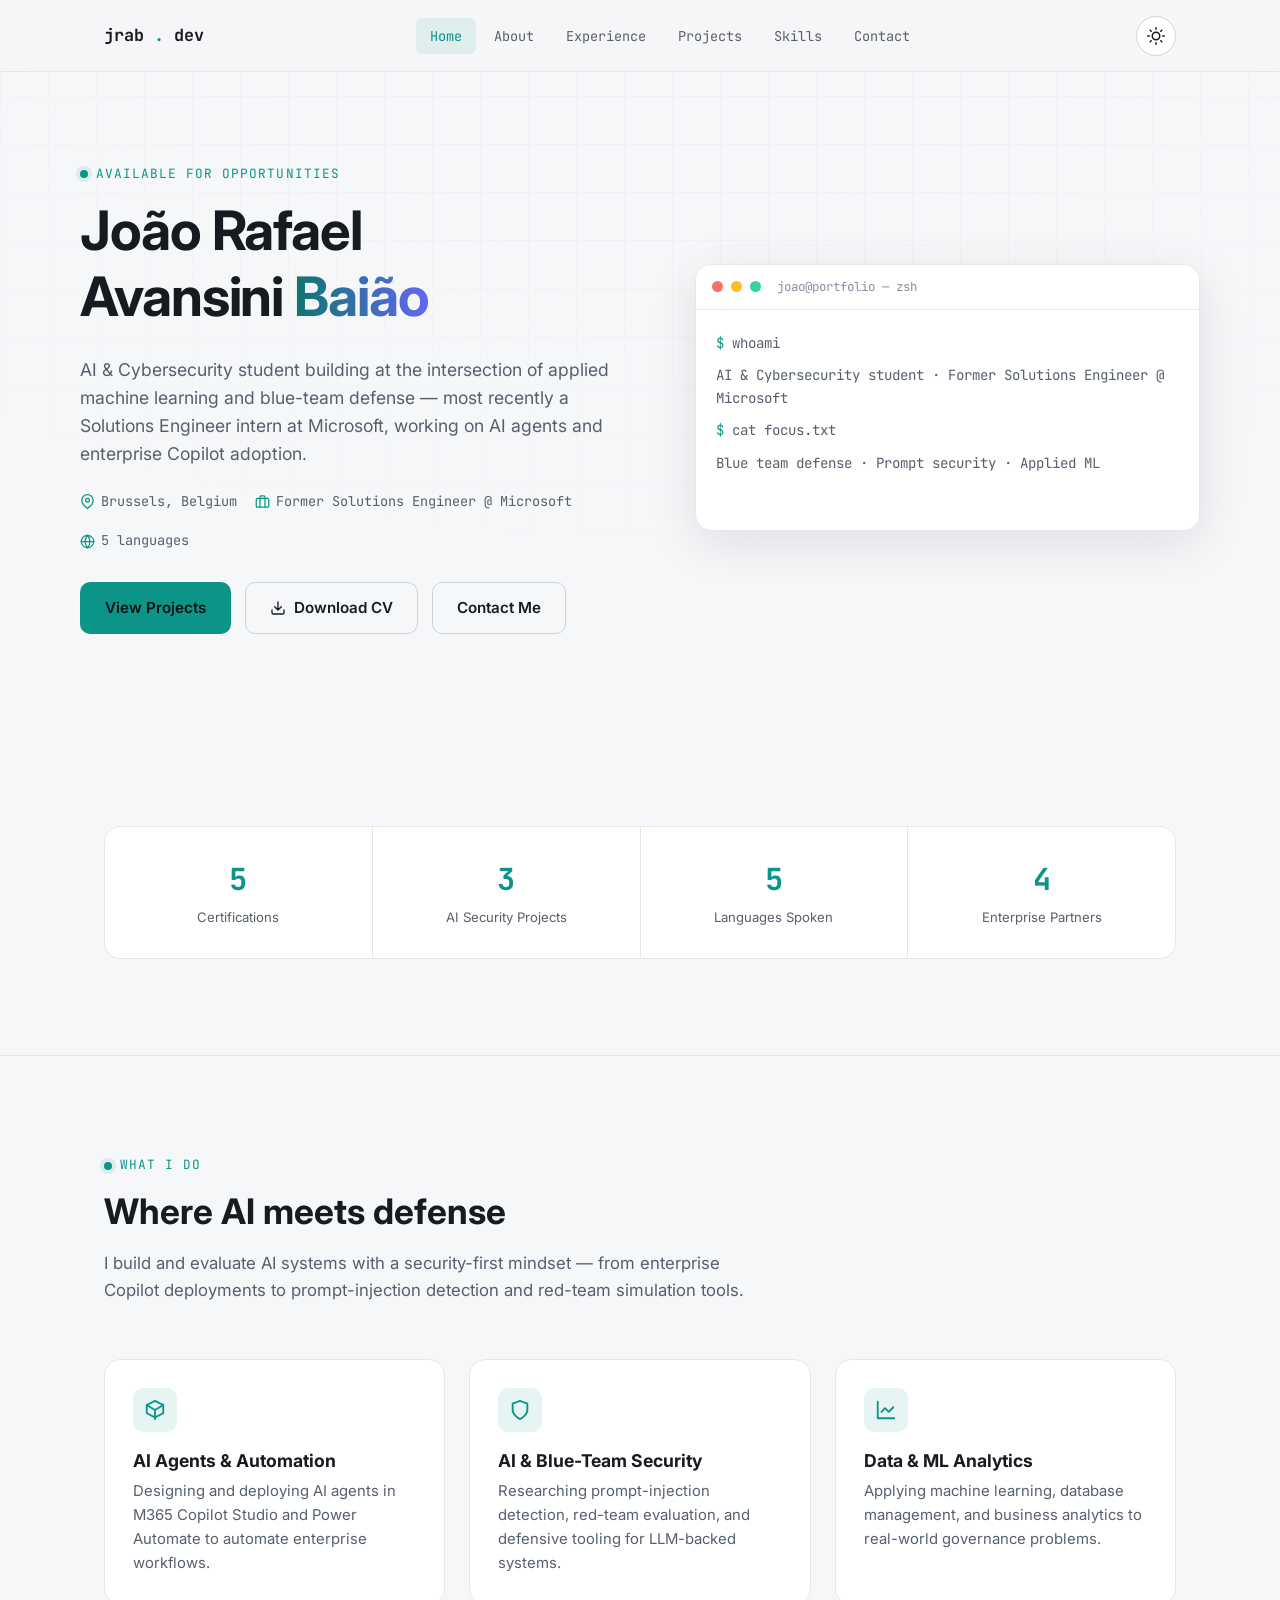
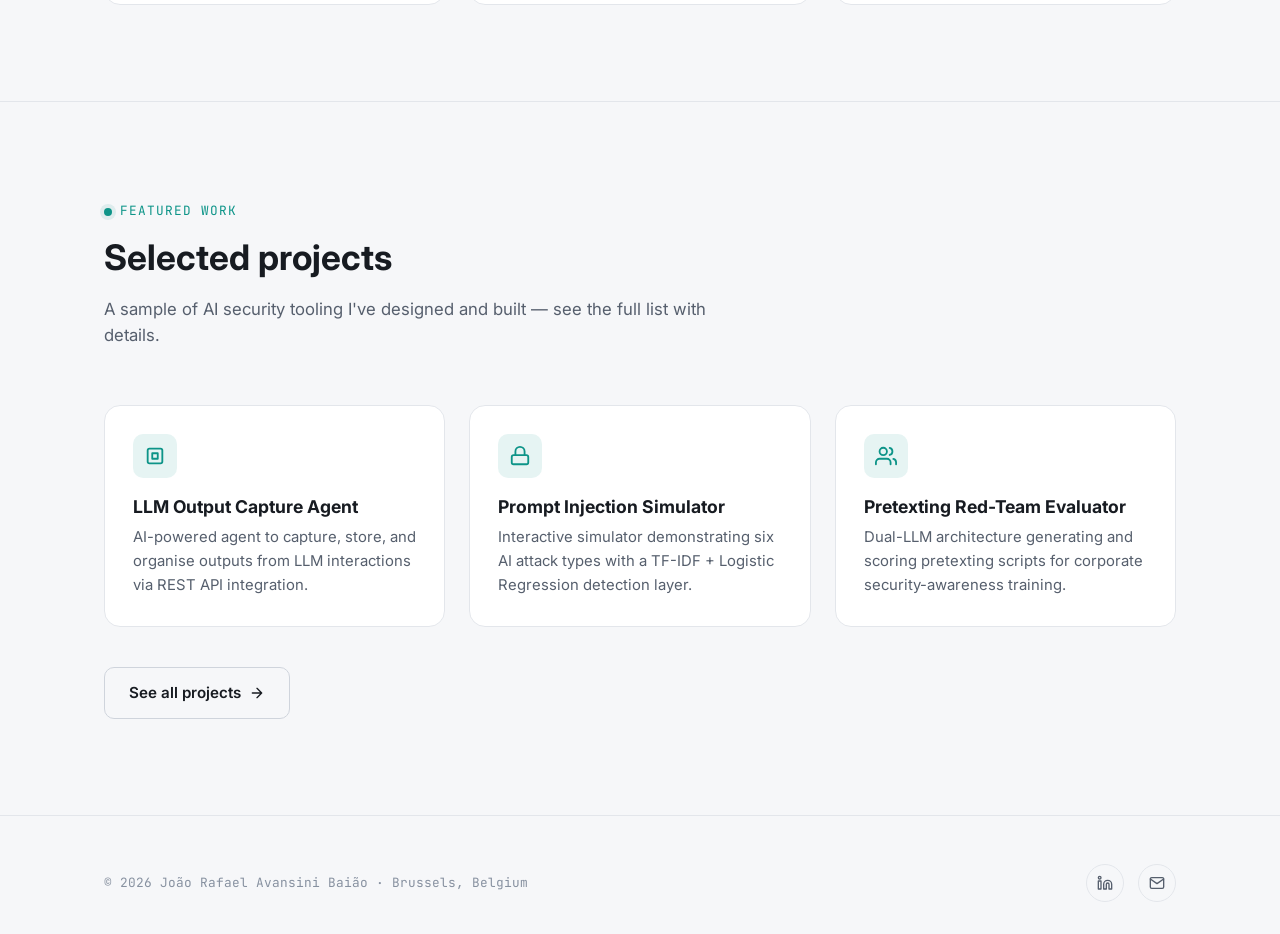
<file: index.html>
<!DOCTYPE html>
<html lang="en">
<head>
<meta charset="UTF-8">
<meta name="viewport" content="width=device-width, initial-scale=1.0">
<title>João Baião — AI &amp; Cybersecurity Portfolio</title>
<meta name="description" content="Portfolio of João Rafael Avansini Baião — AI &amp; Cybersecurity student, former Solutions Engineer intern at Microsoft.">
<link rel="stylesheet" href="css/style.css">
</head>
<body>

<nav class="navbar">
  <div class="container">
    <a href="index.html" class="brand">jrab<span class="dot">.</span>dev</a>
    <ul class="nav-links">
      <li><a href="index.html">Home</a></li>
      <li><a href="about.html">About</a></li>
      <li><a href="experience.html">Experience</a></li>
      <li><a href="projects.html">Projects</a></li>
      <li><a href="skills.html">Skills</a></li>
      <li><a href="contact.html">Contact</a></li>
    </ul>
    <div class="nav-actions">
      <button class="theme-toggle" aria-label="Toggle color theme">
        <svg class="icon-moon" viewBox="0 0 24 24" fill="none" stroke="currentColor" stroke-width="2" stroke-linecap="round" stroke-linejoin="round"><path d="M21 12.79A9 9 0 1 1 11.21 3 7 7 0 0 0 21 12.79z"/></svg>
        <svg class="icon-sun" viewBox="0 0 24 24" fill="none" stroke="currentColor" stroke-width="2" stroke-linecap="round" stroke-linejoin="round"><circle cx="12" cy="12" r="5"/><path d="M12 1v2M12 21v2M4.22 4.22l1.42 1.42M18.36 18.36l1.42 1.42M1 12h2M21 12h2M4.22 19.78l1.42-1.42M18.36 5.64l1.42-1.42"/></svg>
      </button>
      <button class="nav-toggle" aria-label="Toggle menu"><span></span><span></span><span></span></button>
    </div>
  </div>
</nav>

<header>
  <div class="container hero">
    <div class="hero-copy">
      <div class="eyebrow">Available for opportunities</div>
      <h1 class="hero-title">João Rafael<br>Avansini <span class="text-gradient">Baião</span></h1>
      <p class="hero-lede">AI &amp; Cybersecurity student building at the intersection of applied machine learning and blue-team defense — most recently a Solutions Engineer intern at Microsoft, working on AI agents and enterprise Copilot adoption.</p>
      <div class="hero-meta">
        <span>
          <svg viewBox="0 0 24 24" fill="none" stroke="currentColor" stroke-width="2" stroke-linecap="round" stroke-linejoin="round"><path d="M21 10c0 7-9 13-9 13s-9-6-9-13a9 9 0 0 1 18 0z"/><circle cx="12" cy="10" r="3"/></svg>
          Brussels, Belgium
        </span>
        <span>
          <svg viewBox="0 0 24 24" fill="none" stroke="currentColor" stroke-width="2" stroke-linecap="round" stroke-linejoin="round"><rect x="2" y="7" width="20" height="14" rx="2"/><path d="M16 21V5a2 2 0 0 0-2-2h-4a2 2 0 0 0-2 2v16"/></svg>
          Former Solutions Engineer @ Microsoft
        </span>
        <span>
          <svg viewBox="0 0 24 24" fill="none" stroke="currentColor" stroke-width="2" stroke-linecap="round" stroke-linejoin="round"><circle cx="12" cy="12" r="10"/><path d="M2 12h20M12 2a15 15 0 0 1 0 20 15 15 0 0 1 0-20z"/></svg>
          5 languages
        </span>
      </div>
      <div class="btn-row">
        <a href="projects.html" class="btn btn-primary">View Projects</a>
        <a href="assets/Joao_Baiao_CV.pdf" class="btn btn-outline" download>
          <svg width="16" height="16" viewBox="0 0 24 24" fill="none" stroke="currentColor" stroke-width="2" stroke-linecap="round" stroke-linejoin="round"><path d="M21 15v4a2 2 0 0 1-2 2H5a2 2 0 0 1-2-2v-4M7 10l5 5 5-5M12 15V3"/></svg>
          Download CV
        </a>
        <a href="contact.html" class="btn btn-outline">Contact Me</a>
      </div>
    </div>

    <div class="terminal reveal">
      <div class="terminal-head">
        <span class="tdot red"></span><span class="tdot yellow"></span><span class="tdot green"></span>
        <span class="terminal-title">joao@portfolio — zsh</span>
      </div>
      <div class="terminal-body"></div>
    </div>
  </div>
</header>

<section class="section">
  <div class="container">
    <div class="stats reveal">
      <div class="stat"><strong>5</strong><span>Certifications</span></div>
      <div class="stat"><strong>3</strong><span>AI Security Projects</span></div>
      <div class="stat"><strong>5</strong><span>Languages Spoken</span></div>
      <div class="stat"><strong>4</strong><span>Enterprise Partners</span></div>
    </div>
  </div>
</section>

<section class="section">
  <div class="container">
    <div class="section-head reveal">
      <div class="eyebrow">What I do</div>
      <h2>Where AI meets defense</h2>
      <p>I build and evaluate AI systems with a security-first mindset — from enterprise Copilot deployments to prompt-injection detection and red-team simulation tools.</p>
    </div>
    <div class="card-grid">
      <div class="card reveal">
        <div class="card-icon">
          <svg viewBox="0 0 24 24" fill="none" stroke="currentColor" stroke-width="2" stroke-linecap="round" stroke-linejoin="round"><path d="M12 2l9 4.5v9L12 20l-9-4.5v-9L12 2z"/><path d="M12 22V12M21 6.5L12 12 3 6.5"/></svg>
        </div>
        <h3>AI Agents &amp; Automation</h3>
        <p>Designing and deploying AI agents in M365 Copilot Studio and Power Automate to automate enterprise workflows.</p>
      </div>
      <div class="card reveal">
        <div class="card-icon">
          <svg viewBox="0 0 24 24" fill="none" stroke="currentColor" stroke-width="2" stroke-linecap="round" stroke-linejoin="round"><path d="M12 22s8-4 8-10V5l-8-3-8 3v7c0 6 8 10 8 10z"/></svg>
        </div>
        <h3>AI &amp; Blue-Team Security</h3>
        <p>Researching prompt-injection detection, red-team evaluation, and defensive tooling for LLM-backed systems.</p>
      </div>
      <div class="card reveal">
        <div class="card-icon">
          <svg viewBox="0 0 24 24" fill="none" stroke="currentColor" stroke-width="2" stroke-linecap="round" stroke-linejoin="round"><path d="M3 3v18h18M7 14l4-4 4 4 5-5"/></svg>
        </div>
        <h3>Data &amp; ML Analytics</h3>
        <p>Applying machine learning, database management, and business analytics to real-world governance problems.</p>
      </div>
    </div>
  </div>
</section>

<section class="section">
  <div class="container">
    <div class="section-head reveal">
      <div class="eyebrow">Featured work</div>
      <h2>Selected projects</h2>
      <p>A sample of AI security tooling I've designed and built — see the full list with details.</p>
    </div>
    <div class="card-grid">
      <div class="card reveal">
        <div class="card-icon">
          <svg viewBox="0 0 24 24" fill="none" stroke="currentColor" stroke-width="2" stroke-linecap="round" stroke-linejoin="round"><rect x="4" y="4" width="16" height="16" rx="2"/><path d="M9 9h6v6H9z"/></svg>
        </div>
        <h3>LLM Output Capture Agent</h3>
        <p>AI-powered agent to capture, store, and organise outputs from LLM interactions via REST API integration.</p>
      </div>
      <div class="card reveal">
        <div class="card-icon">
          <svg viewBox="0 0 24 24" fill="none" stroke="currentColor" stroke-width="2" stroke-linecap="round" stroke-linejoin="round"><rect x="3" y="11" width="18" height="10" rx="2"/><path d="M7 11V7a5 5 0 0 1 10 0v4"/></svg>
        </div>
        <h3>Prompt Injection Simulator</h3>
        <p>Interactive simulator demonstrating six AI attack types with a TF-IDF + Logistic Regression detection layer.</p>
      </div>
      <div class="card reveal">
        <div class="card-icon">
          <svg viewBox="0 0 24 24" fill="none" stroke="currentColor" stroke-width="2" stroke-linecap="round" stroke-linejoin="round"><path d="M17 21v-2a4 4 0 0 0-4-4H5a4 4 0 0 0-4 4v2"/><circle cx="9" cy="7" r="4"/><path d="M23 21v-2a4 4 0 0 0-3-3.87M16 3.13a4 4 0 0 1 0 7.75"/></svg>
        </div>
        <h3>Pretexting Red-Team Evaluator</h3>
        <p>Dual-LLM architecture generating and scoring pretexting scripts for corporate security-awareness training.</p>
      </div>
    </div>
    <div class="btn-row" style="margin-top:40px;">
      <a href="projects.html" class="btn btn-outline">See all projects
        <svg width="16" height="16" viewBox="0 0 24 24" fill="none" stroke="currentColor" stroke-width="2" stroke-linecap="round" stroke-linejoin="round"><path d="M5 12h14M12 5l7 7-7 7"/></svg>
      </a>
    </div>
  </div>
</section>

<footer class="footer">
  <div class="container">
    <span class="footer-note">© <span id="year"></span> João Rafael Avansini Baião · Brussels, Belgium</span>
    <div class="footer-social">
      <a href="https://linkedin.com/in/joão-rafael-avansini-baião" target="_blank" rel="noopener" aria-label="LinkedIn">
        <svg viewBox="0 0 24 24" fill="none" stroke="currentColor" stroke-width="2" stroke-linecap="round" stroke-linejoin="round"><path d="M16 8a6 6 0 0 1 6 6v7h-4v-7a2 2 0 0 0-2-2 2 2 0 0 0-2 2v7h-4v-7a6 6 0 0 1 6-6z"/><rect x="2" y="9" width="4" height="12"/><circle cx="4" cy="4" r="2"/></svg>
      </a>
      <a href="mailto:joaorafaelavancinibaiao4@gmail.com" aria-label="Email">
        <svg viewBox="0 0 24 24" fill="none" stroke="currentColor" stroke-width="2" stroke-linecap="round" stroke-linejoin="round"><rect x="2" y="4" width="20" height="16" rx="2"/><path d="M22 6l-10 7L2 6"/></svg>
      </a>
    </div>
  </div>
</footer>

<button class="back-to-top" aria-label="Back to top">
  <svg viewBox="0 0 24 24" fill="none" stroke="currentColor" stroke-width="2" stroke-linecap="round" stroke-linejoin="round"><path d="M12 19V5M5 12l7-7 7 7"/></svg>
</button>
<div class="toast"></div>

<script src="js/script.js"></script>
</body>
</html>
</file>
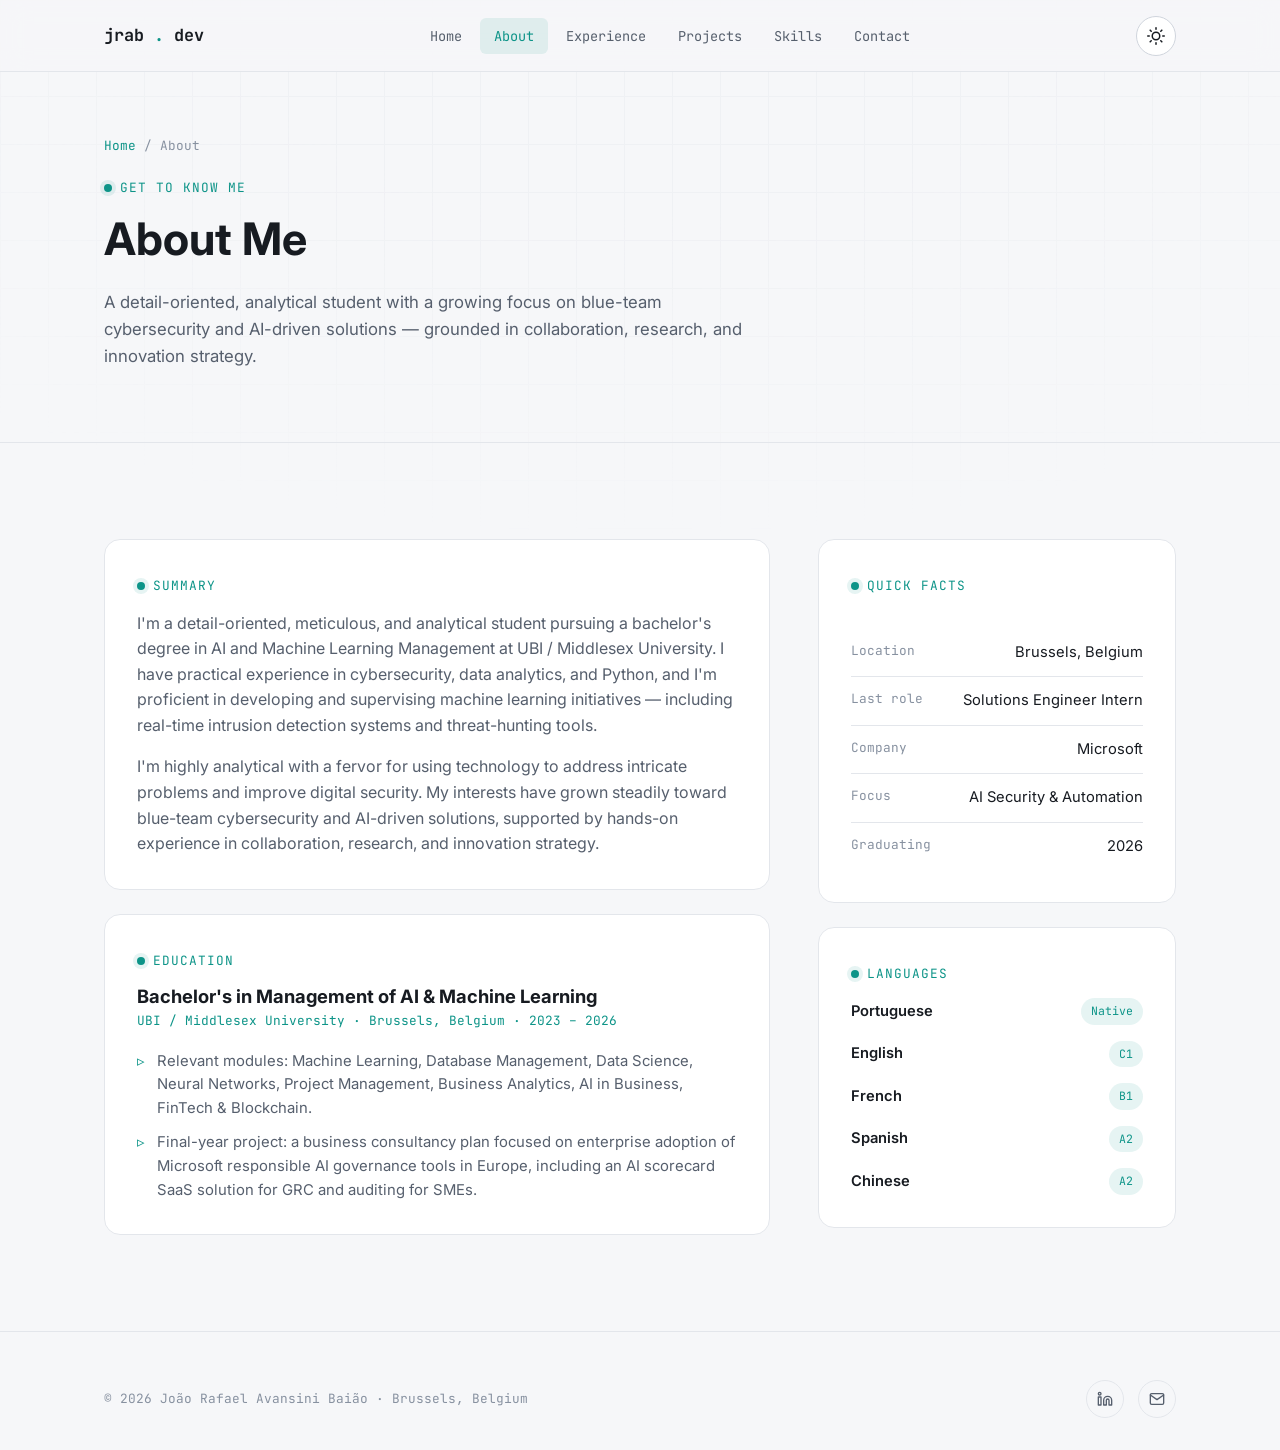
<file: about.html>
<!DOCTYPE html>
<html lang="en">
<head>
<meta charset="UTF-8">
<meta name="viewport" content="width=device-width, initial-scale=1.0">
<title>About — João Baião</title>
<meta name="description" content="About João Rafael Avansini Baião — background, education and languages.">
<link rel="stylesheet" href="css/style.css">
</head>
<body>

<nav class="navbar">
  <div class="container">
    <a href="index.html" class="brand">jrab<span class="dot">.</span>dev</a>
    <ul class="nav-links">
      <li><a href="index.html">Home</a></li>
      <li><a href="about.html">About</a></li>
      <li><a href="experience.html">Experience</a></li>
      <li><a href="projects.html">Projects</a></li>
      <li><a href="skills.html">Skills</a></li>
      <li><a href="contact.html">Contact</a></li>
    </ul>
    <div class="nav-actions">
      <button class="theme-toggle" aria-label="Toggle color theme">
        <svg class="icon-moon" viewBox="0 0 24 24" fill="none" stroke="currentColor" stroke-width="2" stroke-linecap="round" stroke-linejoin="round"><path d="M21 12.79A9 9 0 1 1 11.21 3 7 7 0 0 0 21 12.79z"/></svg>
        <svg class="icon-sun" viewBox="0 0 24 24" fill="none" stroke="currentColor" stroke-width="2" stroke-linecap="round" stroke-linejoin="round"><circle cx="12" cy="12" r="5"/><path d="M12 1v2M12 21v2M4.22 4.22l1.42 1.42M18.36 18.36l1.42 1.42M1 12h2M21 12h2M4.22 19.78l1.42-1.42M18.36 5.64l1.42-1.42"/></svg>
      </button>
      <button class="nav-toggle" aria-label="Toggle menu"><span></span><span></span><span></span></button>
    </div>
  </div>
</nav>

<header class="page-header">
  <div class="container">
    <div class="breadcrumb"><a href="index.html">Home</a> / About</div>
    <div class="eyebrow">Get to know me</div>
    <h1>About Me</h1>
    <p>A detail-oriented, analytical student with a growing focus on blue-team cybersecurity and AI-driven solutions — grounded in collaboration, research, and innovation strategy.</p>
  </div>
</header>

<section class="section">
  <div class="container">
    <div class="about-grid">
      <div>
        <div class="summary-block reveal">
          <div class="eyebrow">Summary</div>
          <p>I'm a detail-oriented, meticulous, and analytical student pursuing a bachelor's degree in AI and Machine Learning Management at UBI / Middlesex University. I have practical experience in cybersecurity, data analytics, and Python, and I'm proficient in developing and supervising machine learning initiatives — including real-time intrusion detection systems and threat-hunting tools.</p>
          <p>I'm highly analytical with a fervor for using technology to address intricate problems and improve digital security. My interests have grown steadily toward blue-team cybersecurity and AI-driven solutions, supported by hands-on experience in collaboration, research, and innovation strategy.</p>
        </div>

        <div class="edu-card reveal">
          <div class="eyebrow">Education</div>
          <h3>Bachelor's in Management of AI &amp; Machine Learning</h3>
          <div class="edu-meta">UBI / Middlesex University · Brussels, Belgium · 2023 – 2026</div>
          <ul>
            <li>Relevant modules: Machine Learning, Database Management, Data Science, Neural Networks, Project Management, Business Analytics, AI in Business, FinTech &amp; Blockchain.</li>
            <li>Final-year project: a business consultancy plan focused on enterprise adoption of Microsoft responsible AI governance tools in Europe, including an AI scorecard SaaS solution for GRC and auditing for SMEs.</li>
          </ul>
        </div>
      </div>

      <aside>
        <div class="summary-block reveal" style="margin-bottom:24px;">
          <div class="eyebrow">Quick facts</div>
          <ul class="info-list">
            <li><span>Location</span><span>Brussels, Belgium</span></li>
            <li><span>Last role</span><span>Solutions Engineer Intern</span></li>
            <li><span>Company</span><span>Microsoft</span></li>
            <li><span>Focus</span><span>AI Security &amp; Automation</span></li>
            <li><span>Graduating</span><span>2026</span></li>
          </ul>
        </div>

        <div class="summary-block reveal">
          <div class="eyebrow">Languages</div>
          <div class="lang-list">
            <div class="lang-row"><span class="lang-name">Portuguese</span><span class="lang-level">Native</span></div>
            <div class="lang-row"><span class="lang-name">English</span><span class="lang-level">C1</span></div>
            <div class="lang-row"><span class="lang-name">French</span><span class="lang-level">B1</span></div>
            <div class="lang-row"><span class="lang-name">Spanish</span><span class="lang-level">A2</span></div>
            <div class="lang-row"><span class="lang-name">Chinese</span><span class="lang-level">A2</span></div>
          </div>
        </div>
      </aside>
    </div>
  </div>
</section>

<footer class="footer">
  <div class="container">
    <span class="footer-note">© <span id="year"></span> João Rafael Avansini Baião · Brussels, Belgium</span>
    <div class="footer-social">
      <a href="https://linkedin.com/in/joão-rafael-avansini-baião" target="_blank" rel="noopener" aria-label="LinkedIn">
        <svg viewBox="0 0 24 24" fill="none" stroke="currentColor" stroke-width="2" stroke-linecap="round" stroke-linejoin="round"><path d="M16 8a6 6 0 0 1 6 6v7h-4v-7a2 2 0 0 0-2-2 2 2 0 0 0-2 2v7h-4v-7a6 6 0 0 1 6-6z"/><rect x="2" y="9" width="4" height="12"/><circle cx="4" cy="4" r="2"/></svg>
      </a>
      <a href="mailto:joaorafaelavancinibaiao4@gmail.com" aria-label="Email">
        <svg viewBox="0 0 24 24" fill="none" stroke="currentColor" stroke-width="2" stroke-linecap="round" stroke-linejoin="round"><rect x="2" y="4" width="20" height="16" rx="2"/><path d="M22 6l-10 7L2 6"/></svg>
      </a>
    </div>
  </div>
</footer>

<button class="back-to-top" aria-label="Back to top">
  <svg viewBox="0 0 24 24" fill="none" stroke="currentColor" stroke-width="2" stroke-linecap="round" stroke-linejoin="round"><path d="M12 19V5M5 12l7-7 7 7"/></svg>
</button>
<div class="toast"></div>

<script src="js/script.js"></script>
</body>
</html>
</file>
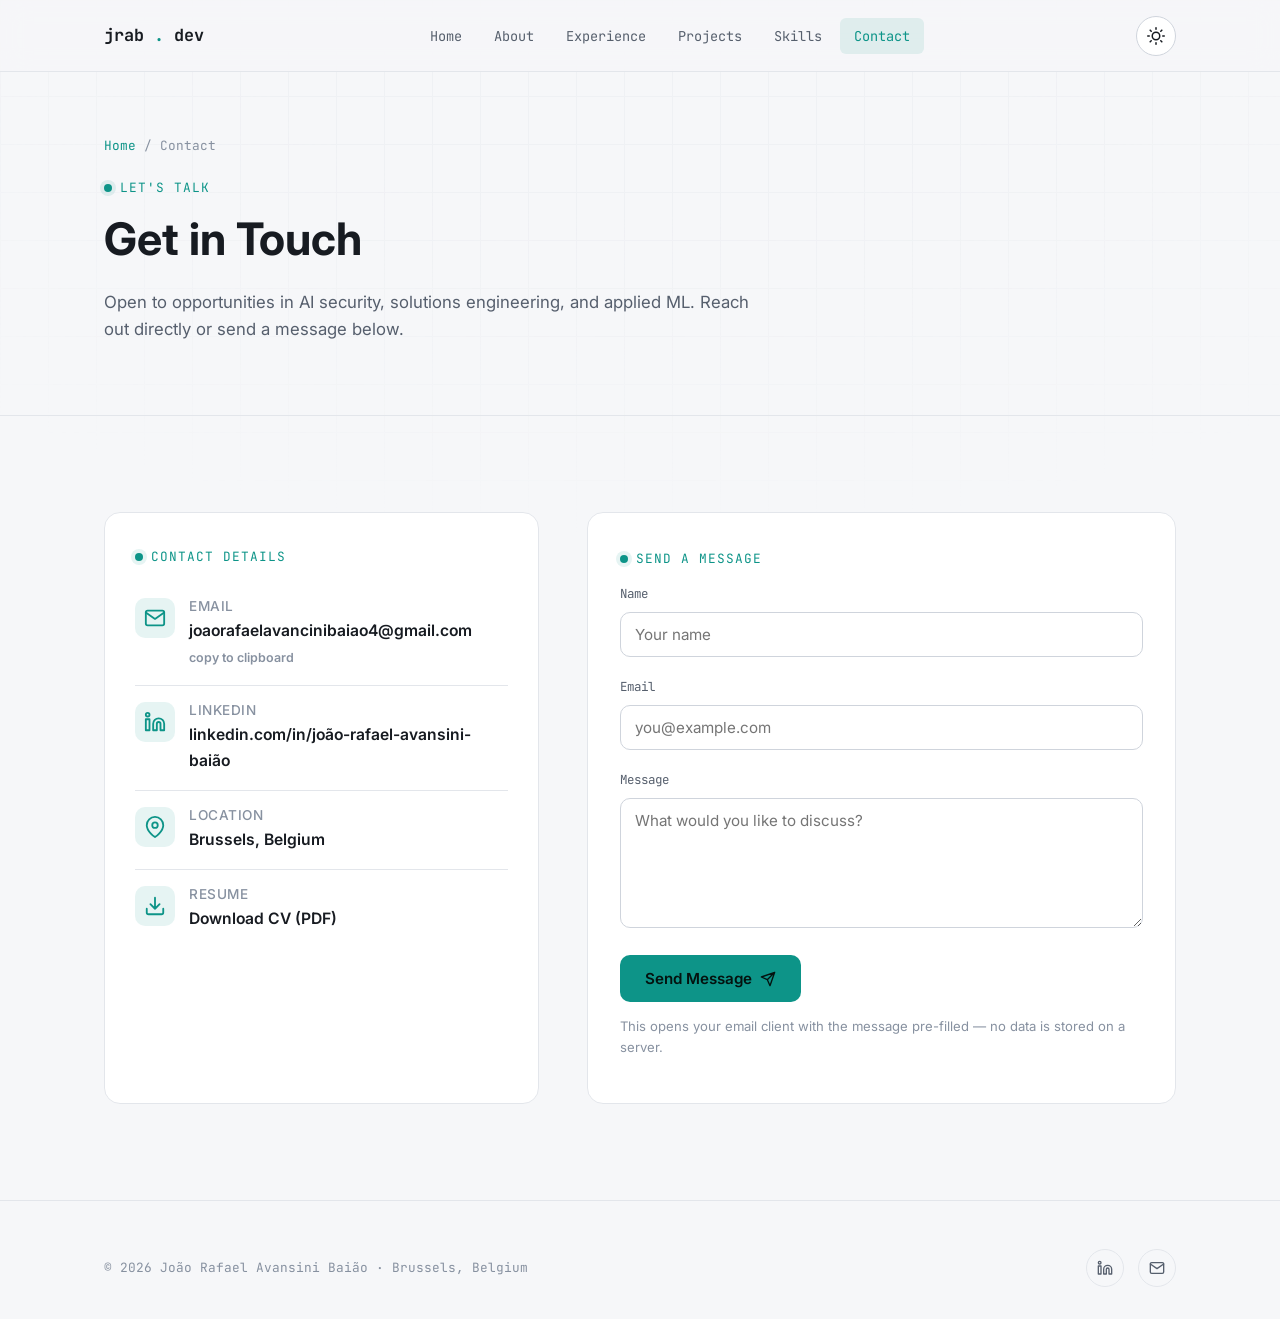
<file: contact.html>
<!DOCTYPE html>
<html lang="en">
<head>
<meta charset="UTF-8">
<meta name="viewport" content="width=device-width, initial-scale=1.0">
<title>Contact — João Baião</title>
<meta name="description" content="Get in touch with João Rafael Avansini Baião.">
<link rel="stylesheet" href="css/style.css">
</head>
<body>

<nav class="navbar">
  <div class="container">
    <a href="index.html" class="brand">jrab<span class="dot">.</span>dev</a>
    <ul class="nav-links">
      <li><a href="index.html">Home</a></li>
      <li><a href="about.html">About</a></li>
      <li><a href="experience.html">Experience</a></li>
      <li><a href="projects.html">Projects</a></li>
      <li><a href="skills.html">Skills</a></li>
      <li><a href="contact.html">Contact</a></li>
    </ul>
    <div class="nav-actions">
      <button class="theme-toggle" aria-label="Toggle color theme">
        <svg class="icon-moon" viewBox="0 0 24 24" fill="none" stroke="currentColor" stroke-width="2" stroke-linecap="round" stroke-linejoin="round"><path d="M21 12.79A9 9 0 1 1 11.21 3 7 7 0 0 0 21 12.79z"/></svg>
        <svg class="icon-sun" viewBox="0 0 24 24" fill="none" stroke="currentColor" stroke-width="2" stroke-linecap="round" stroke-linejoin="round"><circle cx="12" cy="12" r="5"/><path d="M12 1v2M12 21v2M4.22 4.22l1.42 1.42M18.36 18.36l1.42 1.42M1 12h2M21 12h2M4.22 19.78l1.42-1.42M18.36 5.64l1.42-1.42"/></svg>
      </button>
      <button class="nav-toggle" aria-label="Toggle menu"><span></span><span></span><span></span></button>
    </div>
  </div>
</nav>

<header class="page-header">
  <div class="container">
    <div class="breadcrumb"><a href="index.html">Home</a> / Contact</div>
    <div class="eyebrow">Let's talk</div>
    <h1>Get in Touch</h1>
    <p>Open to opportunities in AI security, solutions engineering, and applied ML. Reach out directly or send a message below.</p>
  </div>
</header>

<section class="section">
  <div class="container">
    <div class="contact-grid">
      <div class="contact-card reveal">
        <div class="eyebrow">Contact details</div>
        <div class="contact-item">
          <div class="card-icon">
            <svg viewBox="0 0 24 24" fill="none" stroke="currentColor" stroke-width="2" stroke-linecap="round" stroke-linejoin="round"><rect x="2" y="4" width="20" height="16" rx="2"/><path d="M22 6l-10 7L2 6"/></svg>
          </div>
          <div>
            <h4>Email</h4>
            <a href="mailto:joaorafaelavancinibaiao4@gmail.com">joaorafaelavancinibaiao4@gmail.com</a><br>
            <a href="#" class="copy-email" data-email="joaorafaelavancinibaiao4@gmail.com" style="font-size:0.78rem; color: var(--text-faint);">copy to clipboard</a>
          </div>
        </div>
        <div class="contact-item">
          <div class="card-icon">
            <svg viewBox="0 0 24 24" fill="none" stroke="currentColor" stroke-width="2" stroke-linecap="round" stroke-linejoin="round"><path d="M16 8a6 6 0 0 1 6 6v7h-4v-7a2 2 0 0 0-2-2 2 2 0 0 0-2 2v7h-4v-7a6 6 0 0 1 6-6z"/><rect x="2" y="9" width="4" height="12"/><circle cx="4" cy="4" r="2"/></svg>
          </div>
          <div>
            <h4>LinkedIn</h4>
            <a href="https://linkedin.com/in/joão-rafael-avansini-baião" target="_blank" rel="noopener">linkedin.com/in/joão-rafael-avansini-baião</a>
          </div>
        </div>
        <div class="contact-item">
          <div class="card-icon">
            <svg viewBox="0 0 24 24" fill="none" stroke="currentColor" stroke-width="2" stroke-linecap="round" stroke-linejoin="round"><path d="M21 10c0 7-9 13-9 13s-9-6-9-13a9 9 0 0 1 18 0z"/><circle cx="12" cy="10" r="3"/></svg>
          </div>
          <div>
            <h4>Location</h4>
            <span class="val">Brussels, Belgium</span>
          </div>
        </div>
        <div class="contact-item">
          <div class="card-icon">
            <svg viewBox="0 0 24 24" fill="none" stroke="currentColor" stroke-width="2" stroke-linecap="round" stroke-linejoin="round"><path d="M21 15v4a2 2 0 0 1-2 2H5a2 2 0 0 1-2-2v-4M7 10l5 5 5-5M12 15V3"/></svg>
          </div>
          <div>
            <h4>Resume</h4>
            <a href="assets/Joao_Baiao_CV.pdf" download>Download CV (PDF)</a>
          </div>
        </div>
      </div>

      <div class="form-card reveal">
        <div class="eyebrow">Send a message</div>
        <form id="contact-form">
          <div class="form-row">
            <label for="name">Name</label>
            <input type="text" id="name" name="name" placeholder="Your name" required>
          </div>
          <div class="form-row">
            <label for="email">Email</label>
            <input type="email" id="email" name="email" placeholder="you@example.com" required>
          </div>
          <div class="form-row">
            <label for="message">Message</label>
            <textarea id="message" name="message" placeholder="What would you like to discuss?" required></textarea>
          </div>
          <button type="submit" class="btn btn-primary">
            Send Message
            <svg width="16" height="16" viewBox="0 0 24 24" fill="none" stroke="currentColor" stroke-width="2" stroke-linecap="round" stroke-linejoin="round"><path d="M22 2L11 13M22 2l-7 20-4-9-9-4 20-7z"/></svg>
          </button>
          <p class="form-note">This opens your email client with the message pre-filled — no data is stored on a server.</p>
        </form>
      </div>
    </div>
  </div>
</section>

<footer class="footer">
  <div class="container">
    <span class="footer-note">© <span id="year"></span> João Rafael Avansini Baião · Brussels, Belgium</span>
    <div class="footer-social">
      <a href="https://linkedin.com/in/joão-rafael-avansini-baião" target="_blank" rel="noopener" aria-label="LinkedIn">
        <svg viewBox="0 0 24 24" fill="none" stroke="currentColor" stroke-width="2" stroke-linecap="round" stroke-linejoin="round"><path d="M16 8a6 6 0 0 1 6 6v7h-4v-7a2 2 0 0 0-2-2 2 2 0 0 0-2 2v7h-4v-7a6 6 0 0 1 6-6z"/><rect x="2" y="9" width="4" height="12"/><circle cx="4" cy="4" r="2"/></svg>
      </a>
      <a href="mailto:joaorafaelavancinibaiao4@gmail.com" aria-label="Email">
        <svg viewBox="0 0 24 24" fill="none" stroke="currentColor" stroke-width="2" stroke-linecap="round" stroke-linejoin="round"><rect x="2" y="4" width="20" height="16" rx="2"/><path d="M22 6l-10 7L2 6"/></svg>
      </a>
    </div>
  </div>
</footer>

<button class="back-to-top" aria-label="Back to top">
  <svg viewBox="0 0 24 24" fill="none" stroke="currentColor" stroke-width="2" stroke-linecap="round" stroke-linejoin="round"><path d="M12 19V5M5 12l7-7 7 7"/></svg>
</button>
<div class="toast"></div>

<script src="js/script.js"></script>
</body>
</html>
</file>
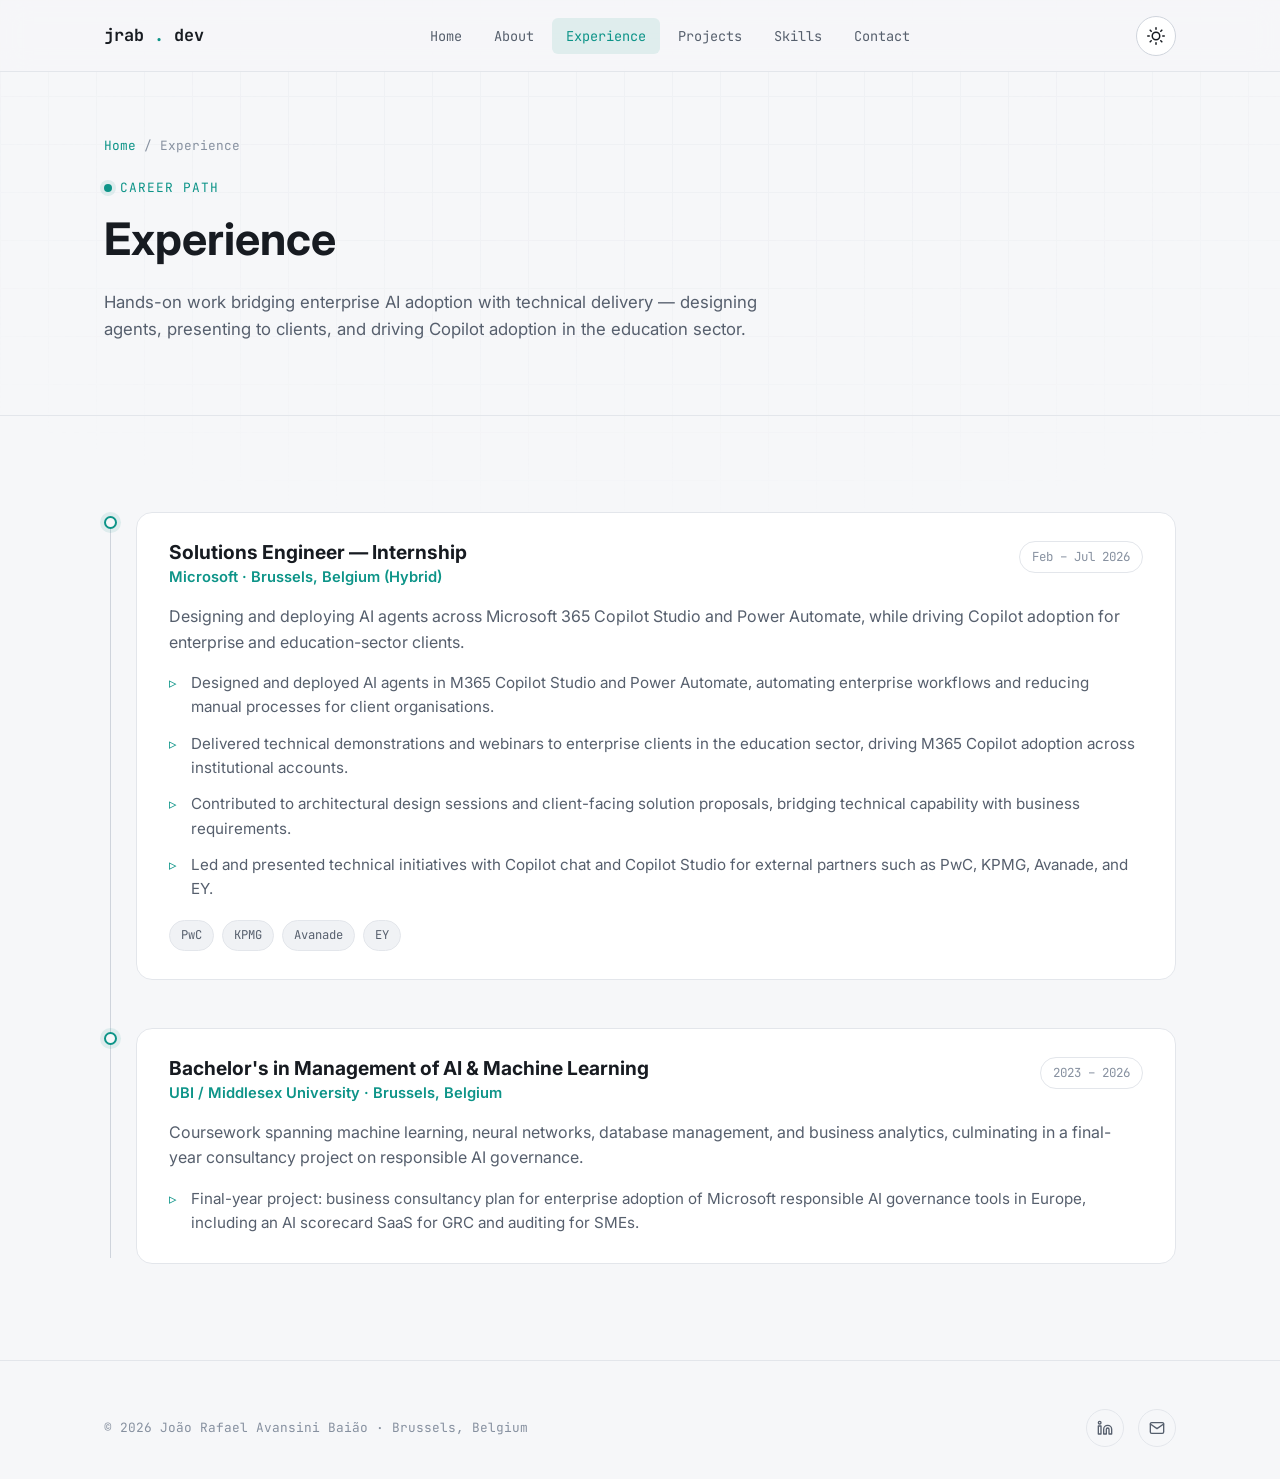
<file: experience.html>
<!DOCTYPE html>
<html lang="en">
<head>
<meta charset="UTF-8">
<meta name="viewport" content="width=device-width, initial-scale=1.0">
<title>Experience — João Baião</title>
<meta name="description" content="Professional experience of João Rafael Avansini Baião.">
<link rel="stylesheet" href="css/style.css">
</head>
<body>

<nav class="navbar">
  <div class="container">
    <a href="index.html" class="brand">jrab<span class="dot">.</span>dev</a>
    <ul class="nav-links">
      <li><a href="index.html">Home</a></li>
      <li><a href="about.html">About</a></li>
      <li><a href="experience.html">Experience</a></li>
      <li><a href="projects.html">Projects</a></li>
      <li><a href="skills.html">Skills</a></li>
      <li><a href="contact.html">Contact</a></li>
    </ul>
    <div class="nav-actions">
      <button class="theme-toggle" aria-label="Toggle color theme">
        <svg class="icon-moon" viewBox="0 0 24 24" fill="none" stroke="currentColor" stroke-width="2" stroke-linecap="round" stroke-linejoin="round"><path d="M21 12.79A9 9 0 1 1 11.21 3 7 7 0 0 0 21 12.79z"/></svg>
        <svg class="icon-sun" viewBox="0 0 24 24" fill="none" stroke="currentColor" stroke-width="2" stroke-linecap="round" stroke-linejoin="round"><circle cx="12" cy="12" r="5"/><path d="M12 1v2M12 21v2M4.22 4.22l1.42 1.42M18.36 18.36l1.42 1.42M1 12h2M21 12h2M4.22 19.78l1.42-1.42M18.36 5.64l1.42-1.42"/></svg>
      </button>
      <button class="nav-toggle" aria-label="Toggle menu"><span></span><span></span><span></span></button>
    </div>
  </div>
</nav>

<header class="page-header">
  <div class="container">
    <div class="breadcrumb"><a href="index.html">Home</a> / Experience</div>
    <div class="eyebrow">Career path</div>
    <h1>Experience</h1>
    <p>Hands-on work bridging enterprise AI adoption with technical delivery — designing agents, presenting to clients, and driving Copilot adoption in the education sector.</p>
  </div>
</header>

<section class="section">
  <div class="container">
    <div class="timeline">
      <div class="timeline-item reveal">
        <div class="timeline-dot"></div>
        <div class="timeline-card">
          <div class="timeline-head">
            <div>
              <h3>Solutions Engineer — Internship</h3>
              <div class="timeline-org">Microsoft · Brussels, Belgium (Hybrid)</div>
            </div>
            <span class="timeline-date">Feb – Jul 2026</span>
          </div>
          <p>Designing and deploying AI agents across Microsoft 365 Copilot Studio and Power Automate, while driving Copilot adoption for enterprise and education-sector clients.</p>
          <ul>
            <li>Designed and deployed AI agents in M365 Copilot Studio and Power Automate, automating enterprise workflows and reducing manual processes for client organisations.</li>
            <li>Delivered technical demonstrations and webinars to enterprise clients in the education sector, driving M365 Copilot adoption across institutional accounts.</li>
            <li>Contributed to architectural design sessions and client-facing solution proposals, bridging technical capability with business requirements.</li>
            <li>Led and presented technical initiatives with Copilot chat and Copilot Studio for external partners such as PwC, KPMG, Avanade, and EY.</li>
          </ul>
          <div class="partner-row">
            <span class="tag muted">PwC</span>
            <span class="tag muted">KPMG</span>
            <span class="tag muted">Avanade</span>
            <span class="tag muted">EY</span>
          </div>
        </div>
      </div>

      <div class="timeline-item reveal">
        <div class="timeline-dot"></div>
        <div class="timeline-card">
          <div class="timeline-head">
            <div>
              <h3>Bachelor's in Management of AI &amp; Machine Learning</h3>
              <div class="timeline-org">UBI / Middlesex University · Brussels, Belgium</div>
            </div>
            <span class="timeline-date">2023 – 2026</span>
          </div>
          <p>Coursework spanning machine learning, neural networks, database management, and business analytics, culminating in a final-year consultancy project on responsible AI governance.</p>
          <ul>
            <li>Final-year project: business consultancy plan for enterprise adoption of Microsoft responsible AI governance tools in Europe, including an AI scorecard SaaS for GRC and auditing for SMEs.</li>
          </ul>
        </div>
      </div>
    </div>
  </div>
</section>

<footer class="footer">
  <div class="container">
    <span class="footer-note">© <span id="year"></span> João Rafael Avansini Baião · Brussels, Belgium</span>
    <div class="footer-social">
      <a href="https://linkedin.com/in/joão-rafael-avansini-baião" target="_blank" rel="noopener" aria-label="LinkedIn">
        <svg viewBox="0 0 24 24" fill="none" stroke="currentColor" stroke-width="2" stroke-linecap="round" stroke-linejoin="round"><path d="M16 8a6 6 0 0 1 6 6v7h-4v-7a2 2 0 0 0-2-2 2 2 0 0 0-2 2v7h-4v-7a6 6 0 0 1 6-6z"/><rect x="2" y="9" width="4" height="12"/><circle cx="4" cy="4" r="2"/></svg>
      </a>
      <a href="mailto:joaorafaelavancinibaiao4@gmail.com" aria-label="Email">
        <svg viewBox="0 0 24 24" fill="none" stroke="currentColor" stroke-width="2" stroke-linecap="round" stroke-linejoin="round"><rect x="2" y="4" width="20" height="16" rx="2"/><path d="M22 6l-10 7L2 6"/></svg>
      </a>
    </div>
  </div>
</footer>

<button class="back-to-top" aria-label="Back to top">
  <svg viewBox="0 0 24 24" fill="none" stroke="currentColor" stroke-width="2" stroke-linecap="round" stroke-linejoin="round"><path d="M12 19V5M5 12l7-7 7 7"/></svg>
</button>
<div class="toast"></div>

<script src="js/script.js"></script>
</body>
</html>
</file>
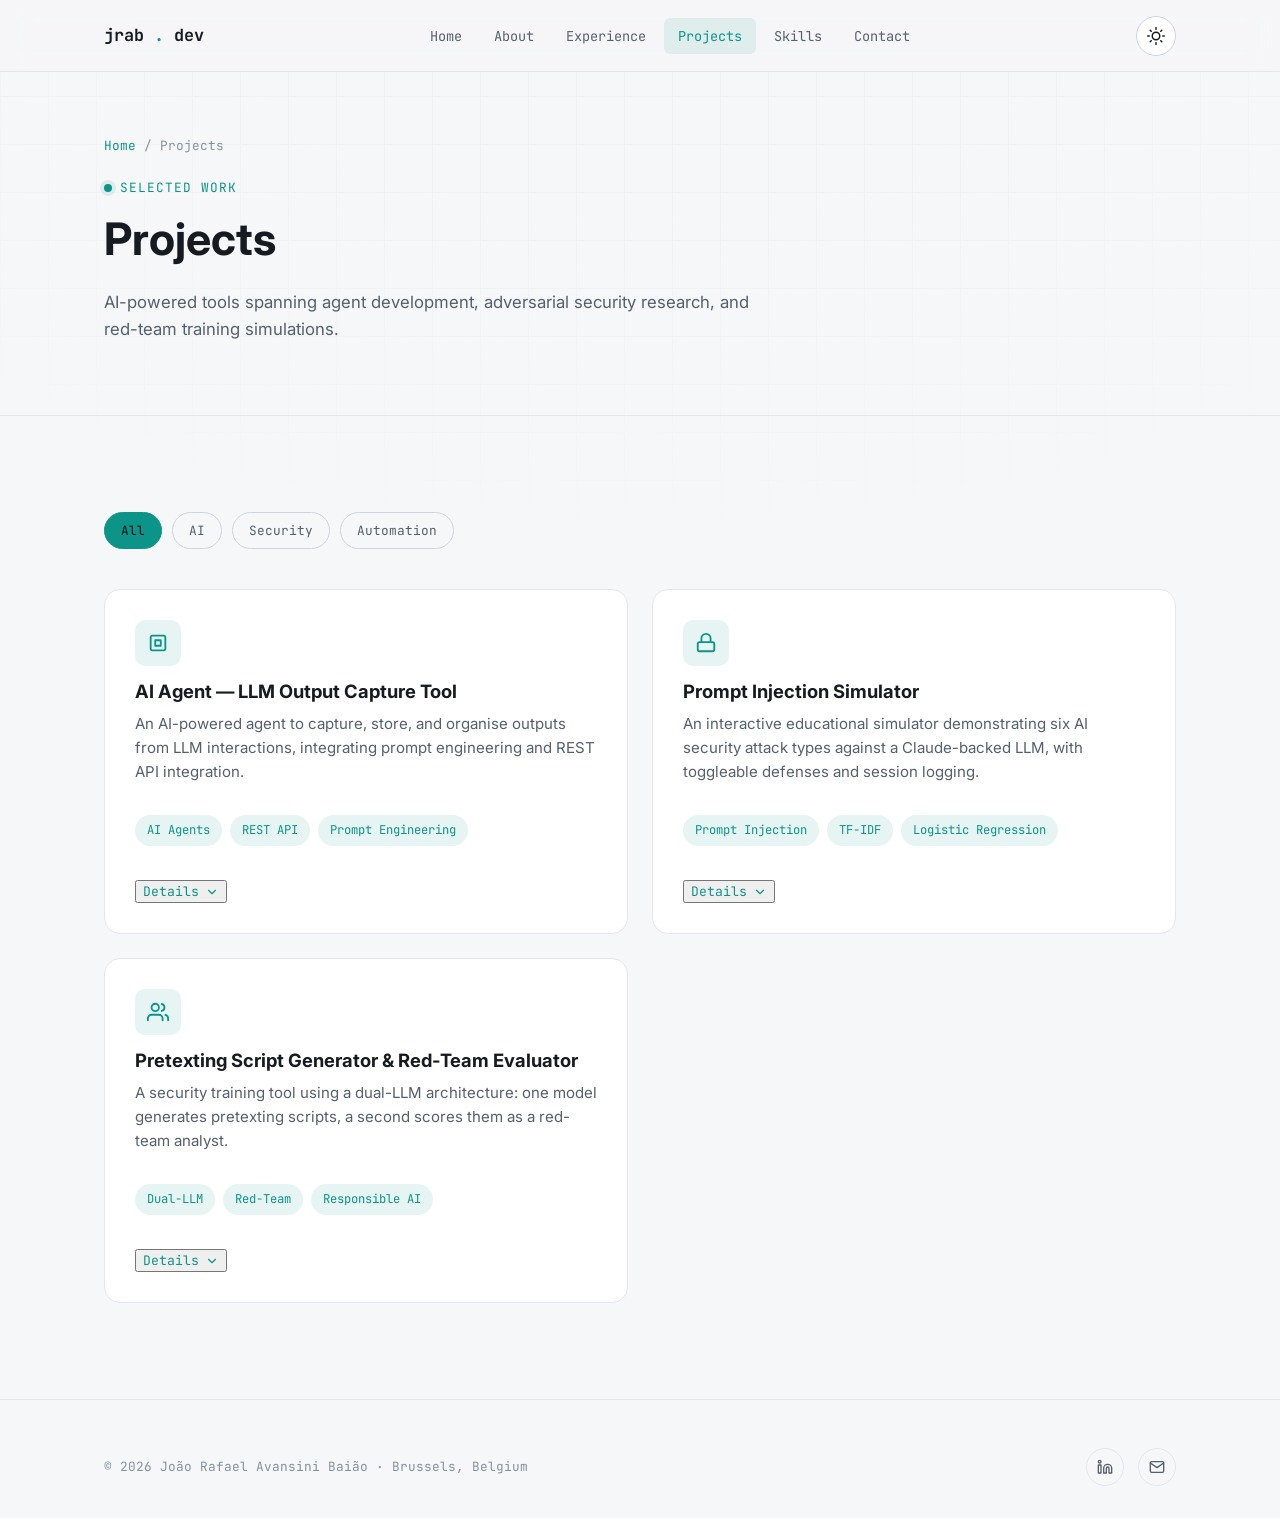
<file: projects.html>
<!DOCTYPE html>
<html lang="en">
<head>
<meta charset="UTF-8">
<meta name="viewport" content="width=device-width, initial-scale=1.0">
<title>Projects — João Baião</title>
<meta name="description" content="AI security projects by João Rafael Avansini Baião.">
<link rel="stylesheet" href="css/style.css">
</head>
<body>

<nav class="navbar">
  <div class="container">
    <a href="index.html" class="brand">jrab<span class="dot">.</span>dev</a>
    <ul class="nav-links">
      <li><a href="index.html">Home</a></li>
      <li><a href="about.html">About</a></li>
      <li><a href="experience.html">Experience</a></li>
      <li><a href="projects.html">Projects</a></li>
      <li><a href="skills.html">Skills</a></li>
      <li><a href="contact.html">Contact</a></li>
    </ul>
    <div class="nav-actions">
      <button class="theme-toggle" aria-label="Toggle color theme">
        <svg class="icon-moon" viewBox="0 0 24 24" fill="none" stroke="currentColor" stroke-width="2" stroke-linecap="round" stroke-linejoin="round"><path d="M21 12.79A9 9 0 1 1 11.21 3 7 7 0 0 0 21 12.79z"/></svg>
        <svg class="icon-sun" viewBox="0 0 24 24" fill="none" stroke="currentColor" stroke-width="2" stroke-linecap="round" stroke-linejoin="round"><circle cx="12" cy="12" r="5"/><path d="M12 1v2M12 21v2M4.22 4.22l1.42 1.42M18.36 18.36l1.42 1.42M1 12h2M21 12h2M4.22 19.78l1.42-1.42M18.36 5.64l1.42-1.42"/></svg>
      </button>
      <button class="nav-toggle" aria-label="Toggle menu"><span></span><span></span><span></span></button>
    </div>
  </div>
</nav>

<header class="page-header">
  <div class="container">
    <div class="breadcrumb"><a href="index.html">Home</a> / Projects</div>
    <div class="eyebrow">Selected work</div>
    <h1>Projects</h1>
    <p>AI-powered tools spanning agent development, adversarial security research, and red-team training simulations.</p>
  </div>
</header>

<section class="section">
  <div class="container">
    <div class="filter-bar reveal">
      <button class="filter-btn active" data-filter="all">All</button>
      <button class="filter-btn" data-filter="ai">AI</button>
      <button class="filter-btn" data-filter="security">Security</button>
      <button class="filter-btn" data-filter="automation">Automation</button>
    </div>

    <div class="project-grid">
      <article class="project-card reveal" data-tags="ai automation">
        <div class="project-top">
          <div class="project-icon">
            <svg viewBox="0 0 24 24" fill="none" stroke="currentColor" stroke-width="2" stroke-linecap="round" stroke-linejoin="round"><rect x="4" y="4" width="16" height="16" rx="2"/><path d="M9 9h6v6H9z"/></svg>
          </div>
        </div>
        <h3>AI Agent — LLM Output Capture Tool</h3>
        <p class="project-desc">An AI-powered agent to capture, store, and organise outputs from LLM interactions, integrating prompt engineering and REST API integration.</p>
        <div class="tags">
          <span class="tag">AI Agents</span>
          <span class="tag">REST API</span>
          <span class="tag">Prompt Engineering</span>
        </div>
        <button class="project-toggle">
          Details
          <svg viewBox="0 0 24 24" fill="none" stroke="currentColor" stroke-width="2" stroke-linecap="round" stroke-linejoin="round"><path d="M6 9l6 6 6-6"/></svg>
        </button>
        <div class="project-detail">
          <p>Built to systematically capture and structure outputs generated during LLM interactions, this tool integrates directly with REST APIs to persist responses for later analysis, auditing, or downstream automation — reducing the manual effort of tracking prompt/response pairs across sessions.</p>
        </div>
      </article>

      <article class="project-card reveal" data-tags="ai security">
        <div class="project-top">
          <div class="project-icon">
            <svg viewBox="0 0 24 24" fill="none" stroke="currentColor" stroke-width="2" stroke-linecap="round" stroke-linejoin="round"><rect x="3" y="11" width="18" height="10" rx="2"/><path d="M7 11V7a5 5 0 0 1 10 0v4"/></svg>
          </div>
        </div>
        <h3>Prompt Injection Simulator</h3>
        <p class="project-desc">An interactive educational simulator demonstrating six AI security attack types against a Claude-backed LLM, with toggleable defenses and session logging.</p>
        <div class="tags">
          <span class="tag">Prompt Injection</span>
          <span class="tag">TF-IDF</span>
          <span class="tag">Logistic Regression</span>
        </div>
        <button class="project-toggle">
          Details
          <svg viewBox="0 0 24 24" fill="none" stroke="currentColor" stroke-width="2" stroke-linecap="round" stroke-linejoin="round"><path d="M6 9l6 6 6-6"/></svg>
        </button>
        <div class="project-detail">
          <p>Covers Direct, RAG, and Agent attack categories against a Claude-backed LLM, with toggleable defence mechanisms and session logging. Implemented a detection layer using TF-IDF and Logistic Regression trained on the <strong>deepset/prompt-injections</strong> HuggingFace dataset, with a roadmap toward DistilBERT fine-tuning and SHAP explainability in subsequent phases.</p>
        </div>
      </article>

      <article class="project-card reveal" data-tags="ai security">
        <div class="project-top">
          <div class="project-icon">
            <svg viewBox="0 0 24 24" fill="none" stroke="currentColor" stroke-width="2" stroke-linecap="round" stroke-linejoin="round"><path d="M17 21v-2a4 4 0 0 0-4-4H5a4 4 0 0 0-4 4v2"/><circle cx="9" cy="7" r="4"/><path d="M23 21v-2a4 4 0 0 0-3-3.87M16 3.13a4 4 0 0 1 0 7.75"/></svg>
          </div>
        </div>
        <h3>Pretexting Script Generator &amp; Red-Team Evaluator</h3>
        <p class="project-desc">A security training tool using a dual-LLM architecture: one model generates pretexting scripts, a second scores them as a red-team analyst.</p>
        <div class="tags">
          <span class="tag">Dual-LLM</span>
          <span class="tag">Red-Team</span>
          <span class="tag">Responsible AI</span>
        </div>
        <button class="project-toggle">
          Details
          <svg viewBox="0 0 24 24" fill="none" stroke="currentColor" stroke-width="2" stroke-linecap="round" stroke-linejoin="round"><path d="M6 9l6 6 6-6"/></svg>
        </button>
        <div class="project-detail">
          <p>One model generates realistic pretexting scripts targeting corporate personas (IT helpdesk, HR, executives), while a second model acts as a red-team analyst, scoring each script on plausibility, psychological tactic, risk level, and detection likelihood. Outputs are scoped exclusively to security training scenarios through a responsible AI framework enforced at the system prompt level.</p>
        </div>
      </article>
    </div>
  </div>
</section>

<footer class="footer">
  <div class="container">
    <span class="footer-note">© <span id="year"></span> João Rafael Avansini Baião · Brussels, Belgium</span>
    <div class="footer-social">
      <a href="https://linkedin.com/in/joão-rafael-avansini-baião" target="_blank" rel="noopener" aria-label="LinkedIn">
        <svg viewBox="0 0 24 24" fill="none" stroke="currentColor" stroke-width="2" stroke-linecap="round" stroke-linejoin="round"><path d="M16 8a6 6 0 0 1 6 6v7h-4v-7a2 2 0 0 0-2-2 2 2 0 0 0-2 2v7h-4v-7a6 6 0 0 1 6-6z"/><rect x="2" y="9" width="4" height="12"/><circle cx="4" cy="4" r="2"/></svg>
      </a>
      <a href="mailto:joaorafaelavancinibaiao4@gmail.com" aria-label="Email">
        <svg viewBox="0 0 24 24" fill="none" stroke="currentColor" stroke-width="2" stroke-linecap="round" stroke-linejoin="round"><rect x="2" y="4" width="20" height="16" rx="2"/><path d="M22 6l-10 7L2 6"/></svg>
      </a>
    </div>
  </div>
</footer>

<button class="back-to-top" aria-label="Back to top">
  <svg viewBox="0 0 24 24" fill="none" stroke="currentColor" stroke-width="2" stroke-linecap="round" stroke-linejoin="round"><path d="M12 19V5M5 12l7-7 7 7"/></svg>
</button>
<div class="toast"></div>

<script src="js/script.js"></script>
</body>
</html>
</file>
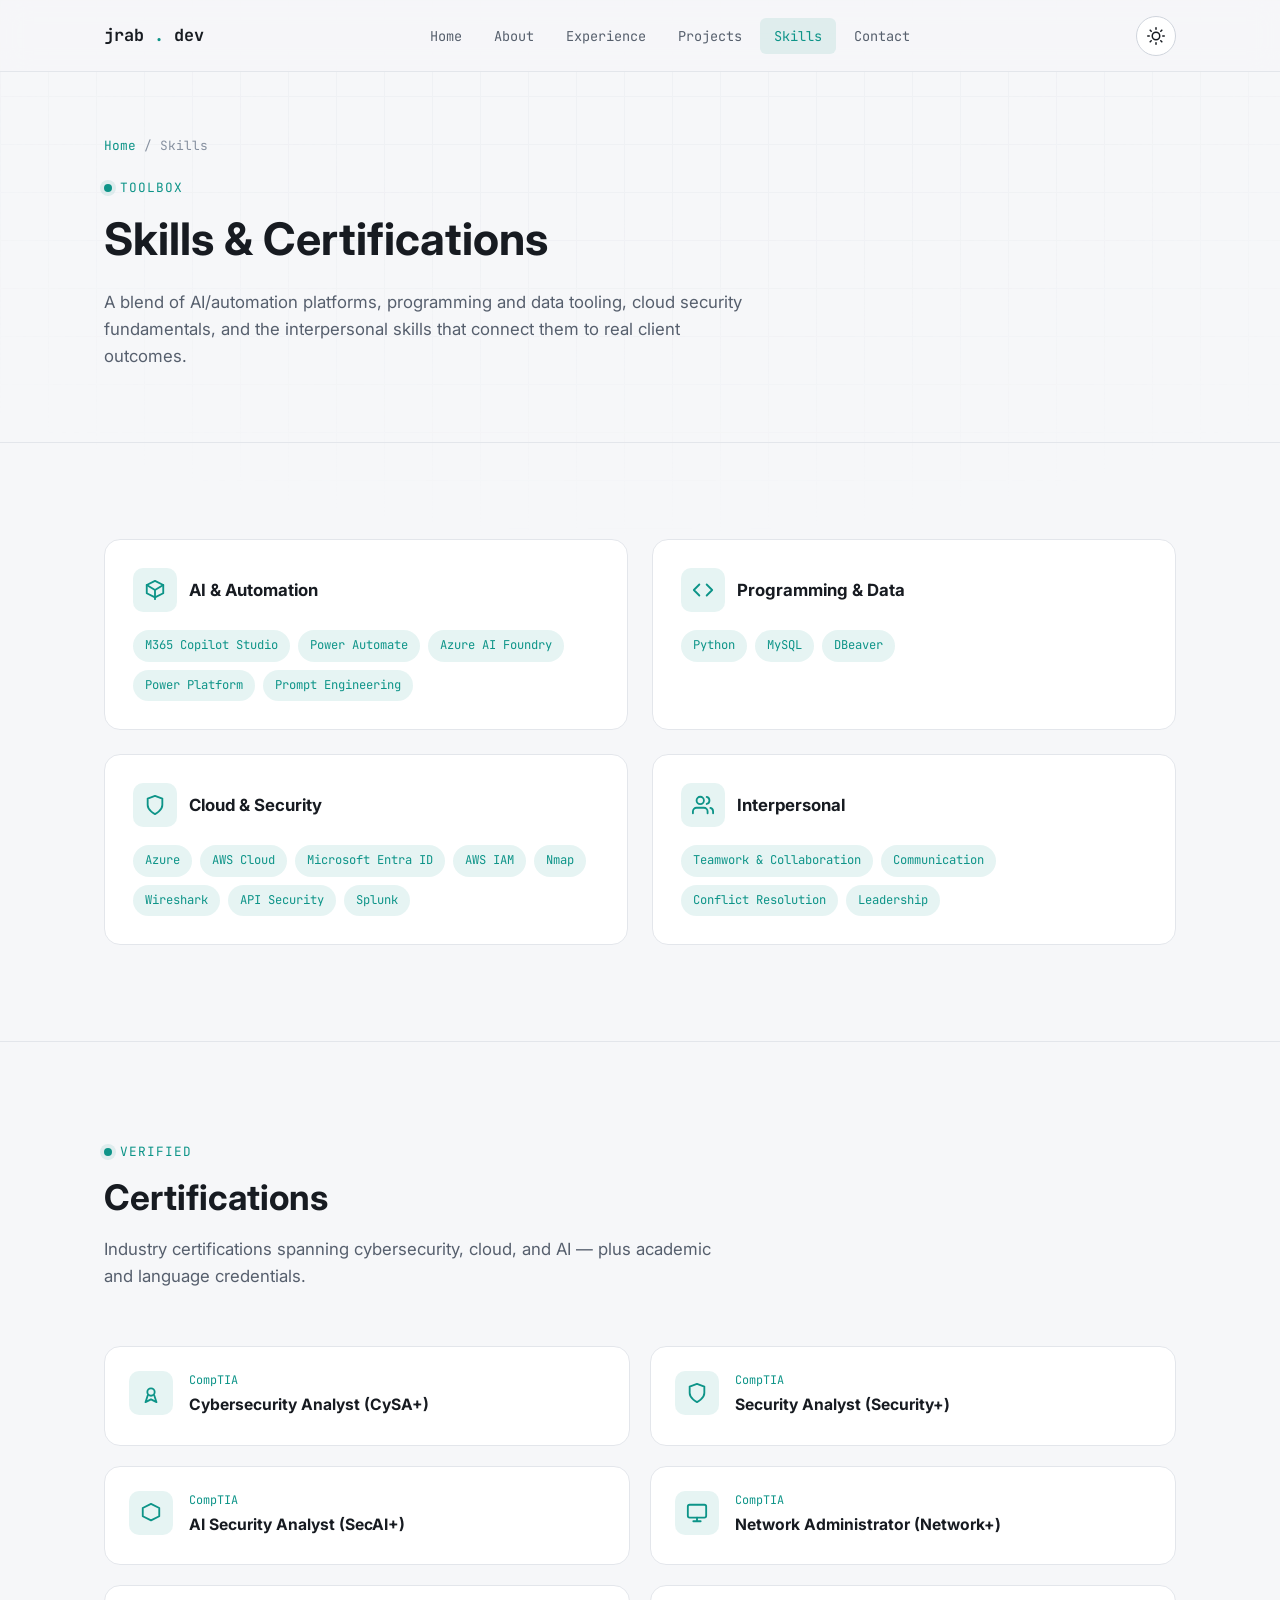
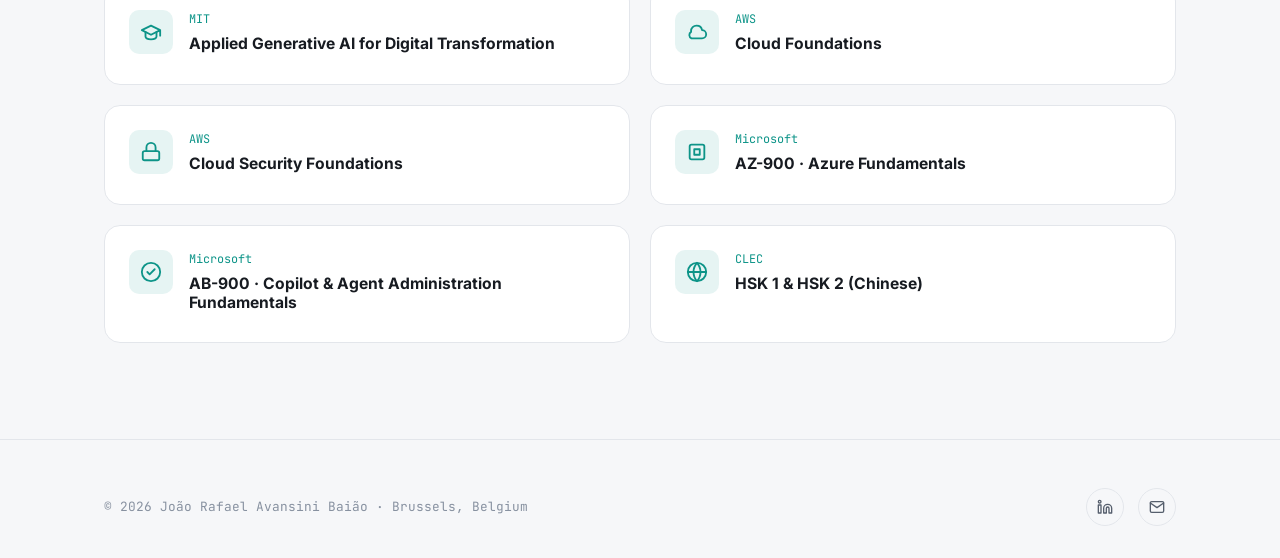
<file: skills.html>
<!DOCTYPE html>
<html lang="en">
<head>
<meta charset="UTF-8">
<meta name="viewport" content="width=device-width, initial-scale=1.0">
<title>Skills &amp; Certifications — João Baião</title>
<meta name="description" content="Skills and certifications of João Rafael Avansini Baião.">
<link rel="stylesheet" href="css/style.css">
</head>
<body>

<nav class="navbar">
  <div class="container">
    <a href="index.html" class="brand">jrab<span class="dot">.</span>dev</a>
    <ul class="nav-links">
      <li><a href="index.html">Home</a></li>
      <li><a href="about.html">About</a></li>
      <li><a href="experience.html">Experience</a></li>
      <li><a href="projects.html">Projects</a></li>
      <li><a href="skills.html">Skills</a></li>
      <li><a href="contact.html">Contact</a></li>
    </ul>
    <div class="nav-actions">
      <button class="theme-toggle" aria-label="Toggle color theme">
        <svg class="icon-moon" viewBox="0 0 24 24" fill="none" stroke="currentColor" stroke-width="2" stroke-linecap="round" stroke-linejoin="round"><path d="M21 12.79A9 9 0 1 1 11.21 3 7 7 0 0 0 21 12.79z"/></svg>
        <svg class="icon-sun" viewBox="0 0 24 24" fill="none" stroke="currentColor" stroke-width="2" stroke-linecap="round" stroke-linejoin="round"><circle cx="12" cy="12" r="5"/><path d="M12 1v2M12 21v2M4.22 4.22l1.42 1.42M18.36 18.36l1.42 1.42M1 12h2M21 12h2M4.22 19.78l1.42-1.42M18.36 5.64l1.42-1.42"/></svg>
      </button>
      <button class="nav-toggle" aria-label="Toggle menu"><span></span><span></span><span></span></button>
    </div>
  </div>
</nav>

<header class="page-header">
  <div class="container">
    <div class="breadcrumb"><a href="index.html">Home</a> / Skills</div>
    <div class="eyebrow">Toolbox</div>
    <h1>Skills &amp; Certifications</h1>
    <p>A blend of AI/automation platforms, programming and data tooling, cloud security fundamentals, and the interpersonal skills that connect them to real client outcomes.</p>
  </div>
</header>

<section class="section">
  <div class="container">
    <div class="skills-grid">
      <div class="skill-group reveal">
        <div class="skill-group-head">
          <div class="card-icon">
            <svg viewBox="0 0 24 24" fill="none" stroke="currentColor" stroke-width="2" stroke-linecap="round" stroke-linejoin="round"><path d="M12 2l9 4.5v9L12 20l-9-4.5v-9L12 2z"/><path d="M12 22V12M21 6.5L12 12 3 6.5"/></svg>
          </div>
          <h3>AI &amp; Automation</h3>
        </div>
        <div class="tags">
          <span class="tag">M365 Copilot Studio</span>
          <span class="tag">Power Automate</span>
          <span class="tag">Azure AI Foundry</span>
          <span class="tag">Power Platform</span>
          <span class="tag">Prompt Engineering</span>
        </div>
      </div>

      <div class="skill-group reveal">
        <div class="skill-group-head">
          <div class="card-icon">
            <svg viewBox="0 0 24 24" fill="none" stroke="currentColor" stroke-width="2" stroke-linecap="round" stroke-linejoin="round"><polyline points="16 18 22 12 16 6"/><polyline points="8 6 2 12 8 18"/></svg>
          </div>
          <h3>Programming &amp; Data</h3>
        </div>
        <div class="tags">
          <span class="tag">Python</span>
          <span class="tag">MySQL</span>
          <span class="tag">DBeaver</span>
        </div>
      </div>

      <div class="skill-group reveal">
        <div class="skill-group-head">
          <div class="card-icon">
            <svg viewBox="0 0 24 24" fill="none" stroke="currentColor" stroke-width="2" stroke-linecap="round" stroke-linejoin="round"><path d="M12 22s8-4 8-10V5l-8-3-8 3v7c0 6 8 10 8 10z"/></svg>
          </div>
          <h3>Cloud &amp; Security</h3>
        </div>
        <div class="tags">
          <span class="tag">Azure</span>
          <span class="tag">AWS Cloud</span>
          <span class="tag">Microsoft Entra ID</span>
          <span class="tag">AWS IAM</span>
          <span class="tag">Nmap</span>
          <span class="tag">Wireshark</span>
          <span class="tag">API Security</span>
          <span class="tag">Splunk</span>
        </div>
      </div>

      <div class="skill-group reveal">
        <div class="skill-group-head">
          <div class="card-icon">
            <svg viewBox="0 0 24 24" fill="none" stroke="currentColor" stroke-width="2" stroke-linecap="round" stroke-linejoin="round"><path d="M17 21v-2a4 4 0 0 0-4-4H5a4 4 0 0 0-4 4v2"/><circle cx="9" cy="7" r="4"/><path d="M23 21v-2a4 4 0 0 0-3-3.87M16 3.13a4 4 0 0 1 0 7.75"/></svg>
          </div>
          <h3>Interpersonal</h3>
        </div>
        <div class="tags">
          <span class="tag">Teamwork &amp; Collaboration</span>
          <span class="tag">Communication</span>
          <span class="tag">Conflict Resolution</span>
          <span class="tag">Leadership</span>
        </div>
      </div>
    </div>
  </div>
</section>

<section class="section">
  <div class="container">
    <div class="section-head reveal">
      <div class="eyebrow">Verified</div>
      <h2>Certifications</h2>
      <p>Industry certifications spanning cybersecurity, cloud, and AI — plus academic and language credentials.</p>
    </div>
    <div class="cert-grid">
      <div class="cert-card reveal">
        <div class="cert-badge"><svg viewBox="0 0 24 24" fill="none" stroke="currentColor" stroke-width="2" stroke-linecap="round" stroke-linejoin="round"><path d="M12 15a4 4 0 1 0 0-8 4 4 0 0 0 0 8z"/><path d="M8.5 14.5L6 22l6-3 6 3-2.5-7.5"/></svg></div>
        <div>
          <span class="cert-issuer">CompTIA</span>
          <h4>Cybersecurity Analyst (CySA+)</h4>
        </div>
      </div>
      <div class="cert-card reveal">
        <div class="cert-badge"><svg viewBox="0 0 24 24" fill="none" stroke="currentColor" stroke-width="2" stroke-linecap="round" stroke-linejoin="round"><path d="M12 22s8-4 8-10V5l-8-3-8 3v7c0 6 8 10 8 10z"/></svg></div>
        <div>
          <span class="cert-issuer">CompTIA</span>
          <h4>Security Analyst (Security+)</h4>
        </div>
      </div>
      <div class="cert-card reveal">
        <div class="cert-badge"><svg viewBox="0 0 24 24" fill="none" stroke="currentColor" stroke-width="2" stroke-linecap="round" stroke-linejoin="round"><path d="M12 2l9 4.5v9L12 20l-9-4.5v-9L12 2z"/></svg></div>
        <div>
          <span class="cert-issuer">CompTIA</span>
          <h4>AI Security Analyst (SecAI+)</h4>
        </div>
      </div>
      <div class="cert-card reveal">
        <div class="cert-badge"><svg viewBox="0 0 24 24" fill="none" stroke="currentColor" stroke-width="2" stroke-linecap="round" stroke-linejoin="round"><rect x="2" y="3" width="20" height="14" rx="2"/><path d="M8 21h8M12 17v4"/></svg></div>
        <div>
          <span class="cert-issuer">CompTIA</span>
          <h4>Network Administrator (Network+)</h4>
        </div>
      </div>
      <div class="cert-card reveal">
        <div class="cert-badge"><svg viewBox="0 0 24 24" fill="none" stroke="currentColor" stroke-width="2" stroke-linecap="round" stroke-linejoin="round"><path d="M22 10v6M2 10l10-5 10 5-10 5-10-5z"/><path d="M6 12v5c0 1.66 2.69 3 6 3s6-1.34 6-3v-5"/></svg></div>
        <div>
          <span class="cert-issuer">MIT</span>
          <h4>Applied Generative AI for Digital Transformation</h4>
        </div>
      </div>
      <div class="cert-card reveal">
        <div class="cert-badge"><svg viewBox="0 0 24 24" fill="none" stroke="currentColor" stroke-width="2" stroke-linecap="round" stroke-linejoin="round"><path d="M17.5 19a4.5 4.5 0 1 0 0-9c-.4-3-3-5-6-5-3.3 0-6 2.7-6 6 0 .3 0 .6.1.9A4 4 0 0 0 6 19h11.5z"/></svg></div>
        <div>
          <span class="cert-issuer">AWS</span>
          <h4>Cloud Foundations</h4>
        </div>
      </div>
      <div class="cert-card reveal">
        <div class="cert-badge"><svg viewBox="0 0 24 24" fill="none" stroke="currentColor" stroke-width="2" stroke-linecap="round" stroke-linejoin="round"><rect x="3" y="11" width="18" height="10" rx="2"/><path d="M7 11V7a5 5 0 0 1 10 0v4"/></svg></div>
        <div>
          <span class="cert-issuer">AWS</span>
          <h4>Cloud Security Foundations</h4>
        </div>
      </div>
      <div class="cert-card reveal">
        <div class="cert-badge"><svg viewBox="0 0 24 24" fill="none" stroke="currentColor" stroke-width="2" stroke-linecap="round" stroke-linejoin="round"><rect x="4" y="4" width="16" height="16" rx="2"/><path d="M9 9h6v6H9z"/></svg></div>
        <div>
          <span class="cert-issuer">Microsoft</span>
          <h4>AZ-900 · Azure Fundamentals</h4>
        </div>
      </div>
      <div class="cert-card reveal">
        <div class="cert-badge"><svg viewBox="0 0 24 24" fill="none" stroke="currentColor" stroke-width="2" stroke-linecap="round" stroke-linejoin="round"><circle cx="12" cy="12" r="10"/><path d="M8 12l2.5 2.5L16 9"/></svg></div>
        <div>
          <span class="cert-issuer">Microsoft</span>
          <h4>AB-900 · Copilot &amp; Agent Administration Fundamentals</h4>
        </div>
      </div>
      <div class="cert-card reveal">
        <div class="cert-badge"><svg viewBox="0 0 24 24" fill="none" stroke="currentColor" stroke-width="2" stroke-linecap="round" stroke-linejoin="round"><circle cx="12" cy="12" r="10"/><path d="M2 12h20M12 2a15 15 0 0 1 0 20 15 15 0 0 1 0-20z"/></svg></div>
        <div>
          <span class="cert-issuer">CLEC</span>
          <h4>HSK 1 &amp; HSK 2 (Chinese)</h4>
        </div>
      </div>
    </div>
  </div>
</section>

<footer class="footer">
  <div class="container">
    <span class="footer-note">© <span id="year"></span> João Rafael Avansini Baião · Brussels, Belgium</span>
    <div class="footer-social">
      <a href="https://linkedin.com/in/joão-rafael-avansini-baião" target="_blank" rel="noopener" aria-label="LinkedIn">
        <svg viewBox="0 0 24 24" fill="none" stroke="currentColor" stroke-width="2" stroke-linecap="round" stroke-linejoin="round"><path d="M16 8a6 6 0 0 1 6 6v7h-4v-7a2 2 0 0 0-2-2 2 2 0 0 0-2 2v7h-4v-7a6 6 0 0 1 6-6z"/><rect x="2" y="9" width="4" height="12"/><circle cx="4" cy="4" r="2"/></svg>
      </a>
      <a href="mailto:joaorafaelavancinibaiao4@gmail.com" aria-label="Email">
        <svg viewBox="0 0 24 24" fill="none" stroke="currentColor" stroke-width="2" stroke-linecap="round" stroke-linejoin="round"><rect x="2" y="4" width="20" height="16" rx="2"/><path d="M22 6l-10 7L2 6"/></svg>
      </a>
    </div>
  </div>
</footer>

<button class="back-to-top" aria-label="Back to top">
  <svg viewBox="0 0 24 24" fill="none" stroke="currentColor" stroke-width="2" stroke-linecap="round" stroke-linejoin="round"><path d="M12 19V5M5 12l7-7 7 7"/></svg>
</button>
<div class="toast"></div>

<script src="js/script.js"></script>
</body>
</html>
</file>
<file: css/style.css>
/* ===========================================================
   João Baião — Portfolio
   Dark, techy/security-themed design system
   =========================================================== */

@import url('https://fonts.googleapis.com/css2?family=JetBrains+Mono:wght@400;500;600;700&family=Inter:wght@400;500;600;700;800&display=swap');

:root {
  /* Dark theme (default) */
  --bg: #0a0e14;
  --bg-alt: #0d1219;
  --surface: #12181f;
  --surface-hover: #161d26;
  --border: #212934;
  --border-strong: #2c3644;
  --text: #e7ebf1;
  --text-muted: #8b96a5;
  --text-faint: #5b6472;
  --accent: #2dd4bf;
  --accent-soft: rgba(45, 212, 191, 0.12);
  --accent-strong: #5eead4;
  --accent-2: #818cf8;
  --danger: #f87171;
  --success: #4ade80;

  --font-mono: 'JetBrains Mono', 'SF Mono', Menlo, Consolas, monospace;
  --font-sans: 'Inter', -apple-system, BlinkMacSystemFont, 'Segoe UI', sans-serif;

  --radius-sm: 6px;
  --radius: 10px;
  --radius-lg: 16px;

  --shadow: 0 4px 24px rgba(0, 0, 0, 0.35);
  --shadow-lg: 0 12px 48px rgba(0, 0, 0, 0.45);

  --container: 1120px;
  --nav-h: 72px;

  color-scheme: dark;
}

[data-theme='light'] {
  --bg: #f6f7f9;
  --bg-alt: #ffffff;
  --surface: #ffffff;
  --surface-hover: #f0f2f5;
  --border: #e3e6eb;
  --border-strong: #cfd4dc;
  --text: #171b21;
  --text-muted: #565f6d;
  --text-faint: #8791a0;
  --accent: #0d9488;
  --accent-soft: rgba(13, 148, 136, 0.1);
  --accent-strong: #0f766e;
  --accent-2: #6366f1;

  --shadow: 0 4px 24px rgba(20, 24, 32, 0.06);
  --shadow-lg: 0 12px 48px rgba(20, 24, 32, 0.1);

  color-scheme: light;
}

/* ---------- Reset ---------- */
* , *::before, *::after { box-sizing: border-box; }
html { scroll-behavior: smooth; }
body {
  margin: 0;
  background: var(--bg);
  color: var(--text);
  font-family: var(--font-sans);
  font-size: 16px;
  line-height: 1.6;
  -webkit-font-smoothing: antialiased;
  transition: background-color 0.25s ease, color 0.25s ease;
}
img { max-width: 100%; display: block; }
a { color: inherit; text-decoration: none; }
ul { list-style: none; margin: 0; padding: 0; }
h1, h2, h3, h4 { margin: 0 0 0.5em; line-height: 1.2; font-weight: 700; }
p { margin: 0 0 1em; color: var(--text-muted); }
button { font-family: inherit; cursor: pointer; }
input, textarea { font-family: inherit; }

.container {
  width: 100%;
  max-width: var(--container);
  margin: 0 auto;
  padding: 0 24px;
}

/* Background grid texture */
body::before {
  content: '';
  position: fixed;
  inset: 0;
  z-index: -1;
  background-image:
    linear-gradient(var(--border) 1px, transparent 1px),
    linear-gradient(90deg, var(--border) 1px, transparent 1px);
  background-size: 48px 48px;
  opacity: 0.35;
  mask-image: radial-gradient(ellipse 80% 60% at 50% 0%, #000 40%, transparent 100%);
}

/* ---------- Utility ---------- */
.eyebrow {
  display: inline-flex;
  align-items: center;
  gap: 8px;
  font-family: var(--font-mono);
  font-size: 0.8rem;
  color: var(--accent);
  text-transform: uppercase;
  letter-spacing: 0.08em;
  margin-bottom: 14px;
}
.eyebrow::before {
  content: '';
  width: 8px;
  height: 8px;
  border-radius: 50%;
  background: var(--accent);
  box-shadow: 0 0 0 4px var(--accent-soft);
}
.section {
  padding: 96px 0;
  border-bottom: 1px solid var(--border);
}
.section:last-of-type { border-bottom: none; }
.section-head {
  max-width: 640px;
  margin-bottom: 56px;
}
.section-head h2 { font-size: clamp(1.7rem, 3vw, 2.2rem); }
.section-head p { font-size: 1.05rem; }

.text-gradient {
  background: linear-gradient(90deg, var(--accent-strong), var(--accent-2));
  -webkit-background-clip: text;
  background-clip: text;
  color: transparent;
}

.reveal {
  opacity: 0;
  transform: translateY(24px);
  transition: opacity 0.6s ease, transform 0.6s ease;
}
.reveal.is-visible { opacity: 1; transform: translateY(0); }

/* ---------- Buttons ---------- */
.btn {
  display: inline-flex;
  align-items: center;
  gap: 8px;
  padding: 13px 24px;
  border-radius: var(--radius);
  font-weight: 600;
  font-size: 0.95rem;
  border: 1px solid transparent;
  transition: transform 0.15s ease, background-color 0.2s ease, border-color 0.2s ease, color 0.2s ease;
  white-space: nowrap;
}
.btn:active { transform: scale(0.97); }
.btn-primary {
  background: var(--accent);
  color: #04120f;
}
.btn-primary:hover { background: var(--accent-strong); }
.btn-outline {
  background: transparent;
  border-color: var(--border-strong);
  color: var(--text);
}
.btn-outline:hover { border-color: var(--accent); color: var(--accent); }
.btn-sm { padding: 9px 16px; font-size: 0.85rem; }
.btn-row { display: flex; gap: 14px; flex-wrap: wrap; }

/* ---------- Navbar ---------- */
.navbar {
  position: fixed;
  top: 0; left: 0; right: 0;
  z-index: 100;
  height: var(--nav-h);
  display: flex;
  align-items: center;
  background: color-mix(in srgb, var(--bg) 78%, transparent);
  backdrop-filter: blur(14px) saturate(1.2);
  border-bottom: 1px solid var(--border);
}
.navbar .container { display: flex; align-items: center; justify-content: space-between; }
.brand {
  font-family: var(--font-mono);
  font-weight: 700;
  font-size: 1.05rem;
  display: flex;
  align-items: center;
  gap: 10px;
}
.brand .dot { color: var(--accent); }
.nav-links {
  display: flex;
  align-items: center;
  gap: 4px;
}
.nav-links a {
  font-family: var(--font-mono);
  font-size: 0.85rem;
  padding: 9px 14px;
  border-radius: var(--radius-sm);
  color: var(--text-muted);
  transition: color 0.2s ease, background-color 0.2s ease;
}
.nav-links a:hover { color: var(--text); background: var(--surface-hover); }
.nav-links a.active { color: var(--accent); background: var(--accent-soft); }
.nav-actions { display: flex; align-items: center; gap: 10px; }

.theme-toggle {
  width: 40px; height: 40px;
  display: flex; align-items: center; justify-content: center;
  border-radius: 50%;
  border: 1px solid var(--border-strong);
  background: var(--surface);
  color: var(--text);
  transition: border-color 0.2s ease, color 0.2s ease;
}
.theme-toggle:hover { border-color: var(--accent); color: var(--accent); }
.theme-toggle svg { width: 18px; height: 18px; }
.theme-toggle .icon-sun { display: none; }
[data-theme='light'] .theme-toggle .icon-moon { display: none; }
[data-theme='light'] .theme-toggle .icon-sun { display: block; }

.nav-toggle {
  display: none;
  width: 40px; height: 40px;
  border: 1px solid var(--border-strong);
  border-radius: var(--radius-sm);
  background: var(--surface);
  align-items: center;
  justify-content: center;
  flex-direction: column;
  gap: 4px;
}
.nav-toggle span {
  width: 18px; height: 2px;
  background: var(--text);
  transition: transform 0.25s ease, opacity 0.25s ease;
}
.nav-toggle.is-open span:nth-child(1) { transform: translateY(6px) rotate(45deg); }
.nav-toggle.is-open span:nth-child(2) { opacity: 0; }
.nav-toggle.is-open span:nth-child(3) { transform: translateY(-6px) rotate(-45deg); }

/* ---------- Hero ---------- */
.hero {
  padding: calc(var(--nav-h) + 88px) 0 96px;
  display: grid;
  grid-template-columns: 1.05fr 0.95fr;
  gap: 56px;
  align-items: center;
}
.hero-title {
  font-size: clamp(2.2rem, 4.4vw, 3.4rem);
  letter-spacing: -0.02em;
}
.hero-lede {
  font-size: 1.1rem;
  max-width: 52ch;
}
.hero-meta {
  display: flex;
  flex-wrap: wrap;
  gap: 18px;
  margin: 22px 0 30px;
  font-family: var(--font-mono);
  font-size: 0.85rem;
  color: var(--text-muted);
}
.hero-meta span { display: inline-flex; align-items: center; gap: 6px; }
.hero-meta svg { width: 15px; height: 15px; color: var(--accent); }

/* Terminal card */
.terminal {
  background: var(--surface);
  border: 1px solid var(--border);
  border-radius: var(--radius-lg);
  box-shadow: var(--shadow-lg);
  overflow: hidden;
}
.terminal-head {
  display: flex;
  align-items: center;
  gap: 8px;
  padding: 12px 16px;
  background: var(--bg-alt);
  border-bottom: 1px solid var(--border);
}
.terminal-head .tdot { width: 11px; height: 11px; border-radius: 50%; }
.tdot.red { background: #f87171; }
.tdot.yellow { background: #fbbf24; }
.tdot.green { background: #34d399; }
.terminal-title {
  margin-left: 8px;
  font-family: var(--font-mono);
  font-size: 0.78rem;
  color: var(--text-faint);
}
.terminal-body {
  padding: 22px 20px;
  font-family: var(--font-mono);
  font-size: 0.88rem;
  min-height: 220px;
}
.terminal-line { margin-bottom: 10px; color: var(--text-muted); }
.terminal-line .prompt { color: var(--accent); margin-right: 8px; }
.terminal-line .out { color: var(--text); }
.terminal-cursor {
  display: inline-block;
  width: 8px; height: 1.1em;
  background: var(--accent);
  vertical-align: text-bottom;
  animation: blink 1s step-start infinite;
  margin-left: 2px;
}
@keyframes blink { 50% { opacity: 0; } }

/* ---------- Highlights strip ---------- */
.stats {
  display: grid;
  grid-template-columns: repeat(4, 1fr);
  gap: 1px;
  background: var(--border);
  border: 1px solid var(--border);
  border-radius: var(--radius-lg);
  overflow: hidden;
}
.stat {
  background: var(--surface);
  padding: 28px 20px;
  text-align: center;
}
.stat strong {
  display: block;
  font-family: var(--font-mono);
  font-size: 1.9rem;
  color: var(--accent);
}
.stat span { font-size: 0.82rem; color: var(--text-muted); }

/* ---------- Cards ---------- */
.card-grid {
  display: grid;
  grid-template-columns: repeat(3, 1fr);
  gap: 24px;
}
.card {
  background: var(--surface);
  border: 1px solid var(--border);
  border-radius: var(--radius-lg);
  padding: 28px;
  transition: transform 0.25s ease, border-color 0.25s ease, box-shadow 0.25s ease;
}
.card:hover {
  transform: translateY(-4px);
  border-color: var(--border-strong);
  box-shadow: var(--shadow);
}
.card-icon {
  width: 44px; height: 44px;
  border-radius: var(--radius);
  background: var(--accent-soft);
  color: var(--accent);
  display: flex; align-items: center; justify-content: center;
  margin-bottom: 18px;
}
.card-icon svg { width: 22px; height: 22px; }
.card h3 { font-size: 1.1rem; }
.card p { font-size: 0.93rem; margin-bottom: 0; }

/* ---------- Tags / chips ---------- */
.tags { display: flex; flex-wrap: wrap; gap: 8px; }
.tag {
  font-family: var(--font-mono);
  font-size: 0.76rem;
  padding: 5px 11px;
  border-radius: 100px;
  background: var(--accent-soft);
  color: var(--accent);
  border: 1px solid transparent;
}
.tag.muted {
  background: var(--surface-hover);
  color: var(--text-muted);
  border-color: var(--border);
}

/* ---------- Footer ---------- */
.footer {
  padding: 48px 0 32px;
  border-top: 1px solid var(--border);
}
.footer .container {
  display: flex;
  justify-content: space-between;
  align-items: center;
  flex-wrap: wrap;
  gap: 16px;
}
.footer-note {
  font-family: var(--font-mono);
  font-size: 0.8rem;
  color: var(--text-faint);
}
.footer-social { display: flex; gap: 14px; }
.footer-social a {
  width: 38px; height: 38px;
  border: 1px solid var(--border);
  border-radius: 50%;
  display: flex; align-items: center; justify-content: center;
  color: var(--text-muted);
  transition: border-color 0.2s ease, color 0.2s ease;
}
.footer-social a:hover { border-color: var(--accent); color: var(--accent); }
.footer-social svg { width: 16px; height: 16px; }

/* ---------- Page header (inner pages) ---------- */
.page-header {
  padding: calc(var(--nav-h) + 64px) 0 56px;
  border-bottom: 1px solid var(--border);
}
.page-header h1 { font-size: clamp(2rem, 3.6vw, 2.8rem); }
.page-header p { max-width: 60ch; font-size: 1.05rem; }
.breadcrumb {
  font-family: var(--font-mono);
  font-size: 0.8rem;
  color: var(--text-faint);
  margin-bottom: 18px;
}
.breadcrumb a { color: var(--accent); }

/* ---------- About page ---------- */
.about-grid {
  display: grid;
  grid-template-columns: 1.3fr 0.7fr;
  gap: 48px;
}
.summary-block {
  background: var(--surface);
  border: 1px solid var(--border);
  border-radius: var(--radius-lg);
  padding: 32px;
}
.summary-block p:last-child { margin-bottom: 0; }
.info-list { margin-top: 18px; }
.info-list li {
  display: flex;
  justify-content: space-between;
  padding: 12px 0;
  border-bottom: 1px solid var(--border);
  font-size: 0.92rem;
}
.info-list li:last-child { border-bottom: none; }
.info-list span:first-child { color: var(--text-faint); font-family: var(--font-mono); font-size: 0.8rem; }

.lang-list { display: flex; flex-direction: column; gap: 16px; }
.lang-row { display: flex; align-items: center; justify-content: space-between; gap: 12px; }
.lang-name { font-size: 0.92rem; font-weight: 600; }
.lang-level {
  font-family: var(--font-mono);
  font-size: 0.72rem;
  color: var(--accent);
  background: var(--accent-soft);
  padding: 4px 10px;
  border-radius: 100px;
}

.edu-card {
  background: var(--surface);
  border: 1px solid var(--border);
  border-radius: var(--radius-lg);
  padding: 32px;
  margin-top: 24px;
}
.edu-card h3 { font-size: 1.15rem; margin-bottom: 4px; }
.edu-meta { font-family: var(--font-mono); font-size: 0.8rem; color: var(--accent); margin-bottom: 18px; }
.edu-card ul { display: flex; flex-direction: column; gap: 10px; }
.edu-card li {
  padding-left: 20px;
  position: relative;
  font-size: 0.93rem;
  color: var(--text-muted);
}
.edu-card li::before {
  content: '▹';
  position: absolute;
  left: 0;
  color: var(--accent);
}

/* ---------- Timeline (Experience) ---------- */
.timeline { position: relative; padding-left: 32px; }
.timeline::before {
  content: '';
  position: absolute;
  left: 6px; top: 6px; bottom: 6px;
  width: 1px;
  background: var(--border-strong);
}
.timeline-item { position: relative; padding-bottom: 48px; }
.timeline-item:last-child { padding-bottom: 0; }
.timeline-dot {
  position: absolute;
  left: -32px; top: 4px;
  width: 13px; height: 13px;
  border-radius: 50%;
  background: var(--bg);
  border: 2px solid var(--accent);
  box-shadow: 0 0 0 4px var(--accent-soft);
}
.timeline-card {
  background: var(--surface);
  border: 1px solid var(--border);
  border-radius: var(--radius-lg);
  padding: 28px 32px;
}
.timeline-head {
  display: flex;
  justify-content: space-between;
  align-items: flex-start;
  flex-wrap: wrap;
  gap: 8px;
  margin-bottom: 14px;
}
.timeline-head h3 { font-size: 1.2rem; margin-bottom: 2px; }
.timeline-org { color: var(--accent); font-size: 0.92rem; font-weight: 600; }
.timeline-date {
  font-family: var(--font-mono);
  font-size: 0.78rem;
  color: var(--text-faint);
  border: 1px solid var(--border);
  padding: 5px 12px;
  border-radius: 100px;
  white-space: nowrap;
}
.timeline-card ul { display: flex; flex-direction: column; gap: 12px; margin-top: 16px; }
.timeline-card li {
  padding-left: 22px;
  position: relative;
  font-size: 0.95rem;
  color: var(--text-muted);
}
.timeline-card li::before {
  content: '▹';
  position: absolute;
  left: 0;
  color: var(--accent);
}
.partner-row { display: flex; flex-wrap: wrap; gap: 8px; margin-top: 18px; }

/* ---------- Projects page ---------- */
.filter-bar { display: flex; flex-wrap: wrap; gap: 10px; margin-bottom: 40px; }
.filter-btn {
  font-family: var(--font-mono);
  font-size: 0.8rem;
  padding: 9px 16px;
  border-radius: 100px;
  border: 1px solid var(--border-strong);
  background: transparent;
  color: var(--text-muted);
  transition: all 0.2s ease;
}
.filter-btn:hover { color: var(--text); }
.filter-btn.active { background: var(--accent); border-color: var(--accent); color: #04120f; }

.project-grid { display: grid; grid-template-columns: repeat(2, 1fr); gap: 24px; }
.project-card {
  background: var(--surface);
  border: 1px solid var(--border);
  border-radius: var(--radius-lg);
  padding: 30px;
  display: flex;
  flex-direction: column;
  transition: transform 0.25s ease, border-color 0.25s ease, box-shadow 0.25s ease;
}
.project-card:hover { transform: translateY(-4px); border-color: var(--border-strong); box-shadow: var(--shadow); }
.project-top { display: flex; justify-content: space-between; align-items: flex-start; gap: 12px; margin-bottom: 14px; }
.project-icon {
  width: 46px; height: 46px;
  border-radius: var(--radius);
  background: var(--accent-soft);
  color: var(--accent);
  display: flex; align-items: center; justify-content: center;
  flex-shrink: 0;
}
.project-icon svg { width: 22px; height: 22px; }
.project-card h3 { font-size: 1.15rem; }
.project-card .tags { margin: 16px 0; }
.project-desc { font-size: 0.94rem; flex-grow: 1; }
.project-detail {
  margin-top: 16px;
  padding-top: 16px;
  border-top: 1px solid var(--border);
  display: none;
  font-size: 0.9rem;
}
.project-card.is-open .project-detail { display: block; }
.project-toggle {
  align-self: flex-start;
  margin-top: 18px;
  font-family: var(--font-mono);
  font-size: 0.82rem;
  color: var(--accent);
  display: inline-flex;
  align-items: center;
  gap: 6px;
}
.project-toggle svg { width: 14px; height: 14px; transition: transform 0.25s ease; }
.project-card.is-open .project-toggle svg { transform: rotate(180deg); }

/* ---------- Skills page ---------- */
.skills-grid { display: grid; grid-template-columns: repeat(2, 1fr); gap: 24px; }
.skill-group {
  background: var(--surface);
  border: 1px solid var(--border);
  border-radius: var(--radius-lg);
  padding: 28px;
}
.skill-group-head { display: flex; align-items: center; gap: 12px; margin-bottom: 18px; }
.skill-group-head .card-icon { margin-bottom: 0; }
.skill-group-head h3 { font-size: 1.05rem; margin: 0; }

.cert-grid { display: grid; grid-template-columns: repeat(2, 1fr); gap: 20px; margin-top: 20px; }
.cert-card {
  background: var(--surface);
  border: 1px solid var(--border);
  border-radius: var(--radius-lg);
  padding: 24px;
  display: flex;
  gap: 16px;
  align-items: flex-start;
}
.cert-badge {
  width: 44px; height: 44px;
  flex-shrink: 0;
  border-radius: var(--radius);
  background: var(--accent-soft);
  color: var(--accent);
  display: flex; align-items: center; justify-content: center;
}
.cert-badge svg { width: 22px; height: 22px; }
.cert-card h4 { font-size: 0.98rem; margin-bottom: 6px; }
.cert-card p { font-size: 0.86rem; margin: 0; }
.cert-issuer { font-family: var(--font-mono); font-size: 0.74rem; color: var(--accent); margin-bottom: 6px; display: block; }

/* ---------- Contact page ---------- */
.contact-grid { display: grid; grid-template-columns: 0.85fr 1.15fr; gap: 48px; }
.contact-card {
  background: var(--surface);
  border: 1px solid var(--border);
  border-radius: var(--radius-lg);
  padding: 30px;
}
.contact-item {
  display: flex;
  align-items: flex-start;
  gap: 14px;
  padding: 16px 0;
  border-bottom: 1px solid var(--border);
}
.contact-item:last-child { border-bottom: none; }
.contact-item .card-icon { margin-bottom: 0; flex-shrink: 0; width: 40px; height: 40px; }
.contact-item h4 { font-size: 0.85rem; color: var(--text-faint); font-weight: 500; margin-bottom: 4px; text-transform: uppercase; letter-spacing: 0.04em; }
.contact-item a, .contact-item span.val { font-size: 0.98rem; font-weight: 600; }
.contact-item a:hover { color: var(--accent); }

.form-card {
  background: var(--surface);
  border: 1px solid var(--border);
  border-radius: var(--radius-lg);
  padding: 32px;
}
.form-row { margin-bottom: 20px; }
.form-row label {
  display: block;
  font-family: var(--font-mono);
  font-size: 0.78rem;
  color: var(--text-muted);
  margin-bottom: 8px;
}
.form-row input, .form-row textarea {
  width: 100%;
  background: var(--bg-alt);
  border: 1px solid var(--border-strong);
  border-radius: var(--radius);
  padding: 12px 14px;
  color: var(--text);
  font-size: 0.95rem;
  transition: border-color 0.2s ease, box-shadow 0.2s ease;
}
.form-row input:focus, .form-row textarea:focus {
  outline: none;
  border-color: var(--accent);
  box-shadow: 0 0 0 3px var(--accent-soft);
}
.form-row textarea { resize: vertical; min-height: 130px; }
.form-note { font-size: 0.82rem; color: var(--text-faint); margin-top: 14px; }

/* ---------- Back to top ---------- */
.back-to-top {
  position: fixed;
  bottom: 28px; right: 28px;
  width: 46px; height: 46px;
  border-radius: 50%;
  background: var(--accent);
  color: #04120f;
  display: flex; align-items: center; justify-content: center;
  box-shadow: var(--shadow-lg);
  opacity: 0;
  visibility: hidden;
  transform: translateY(10px);
  transition: opacity 0.25s ease, transform 0.25s ease, visibility 0.25s ease;
  z-index: 90;
}
.back-to-top.is-visible { opacity: 1; visibility: visible; transform: translateY(0); }
.back-to-top svg { width: 20px; height: 20px; }

/* ---------- Toast (copy email) ---------- */
.toast {
  position: fixed;
  bottom: 28px; left: 50%;
  transform: translateX(-50%) translateY(20px);
  background: var(--surface);
  border: 1px solid var(--border-strong);
  color: var(--text);
  padding: 12px 20px;
  border-radius: var(--radius);
  font-family: var(--font-mono);
  font-size: 0.82rem;
  box-shadow: var(--shadow-lg);
  opacity: 0;
  visibility: hidden;
  transition: opacity 0.25s ease, transform 0.25s ease, visibility 0.25s ease;
  z-index: 200;
}
.toast.is-visible { opacity: 1; visibility: visible; transform: translateX(-50%) translateY(0); }

/* ---------- Responsive ---------- */
@media (max-width: 900px) {
  .hero { grid-template-columns: 1fr; }
  .about-grid, .contact-grid { grid-template-columns: 1fr; }
  .card-grid { grid-template-columns: 1fr 1fr; }
  .project-grid, .skills-grid, .cert-grid { grid-template-columns: 1fr; }
  .stats { grid-template-columns: repeat(2, 1fr); }
}
@media (max-width: 720px) {
  .nav-links { display: none; }
  .nav-toggle { display: flex; }
  .navbar.is-open .nav-links {
    display: flex;
    position: absolute;
    top: var(--nav-h);
    left: 0; right: 0;
    flex-direction: column;
    background: var(--bg);
    border-bottom: 1px solid var(--border);
    padding: 12px 24px 20px;
    gap: 2px;
  }
  .card-grid { grid-template-columns: 1fr; }
  .footer .container { flex-direction: column; text-align: center; }
}
</file>
